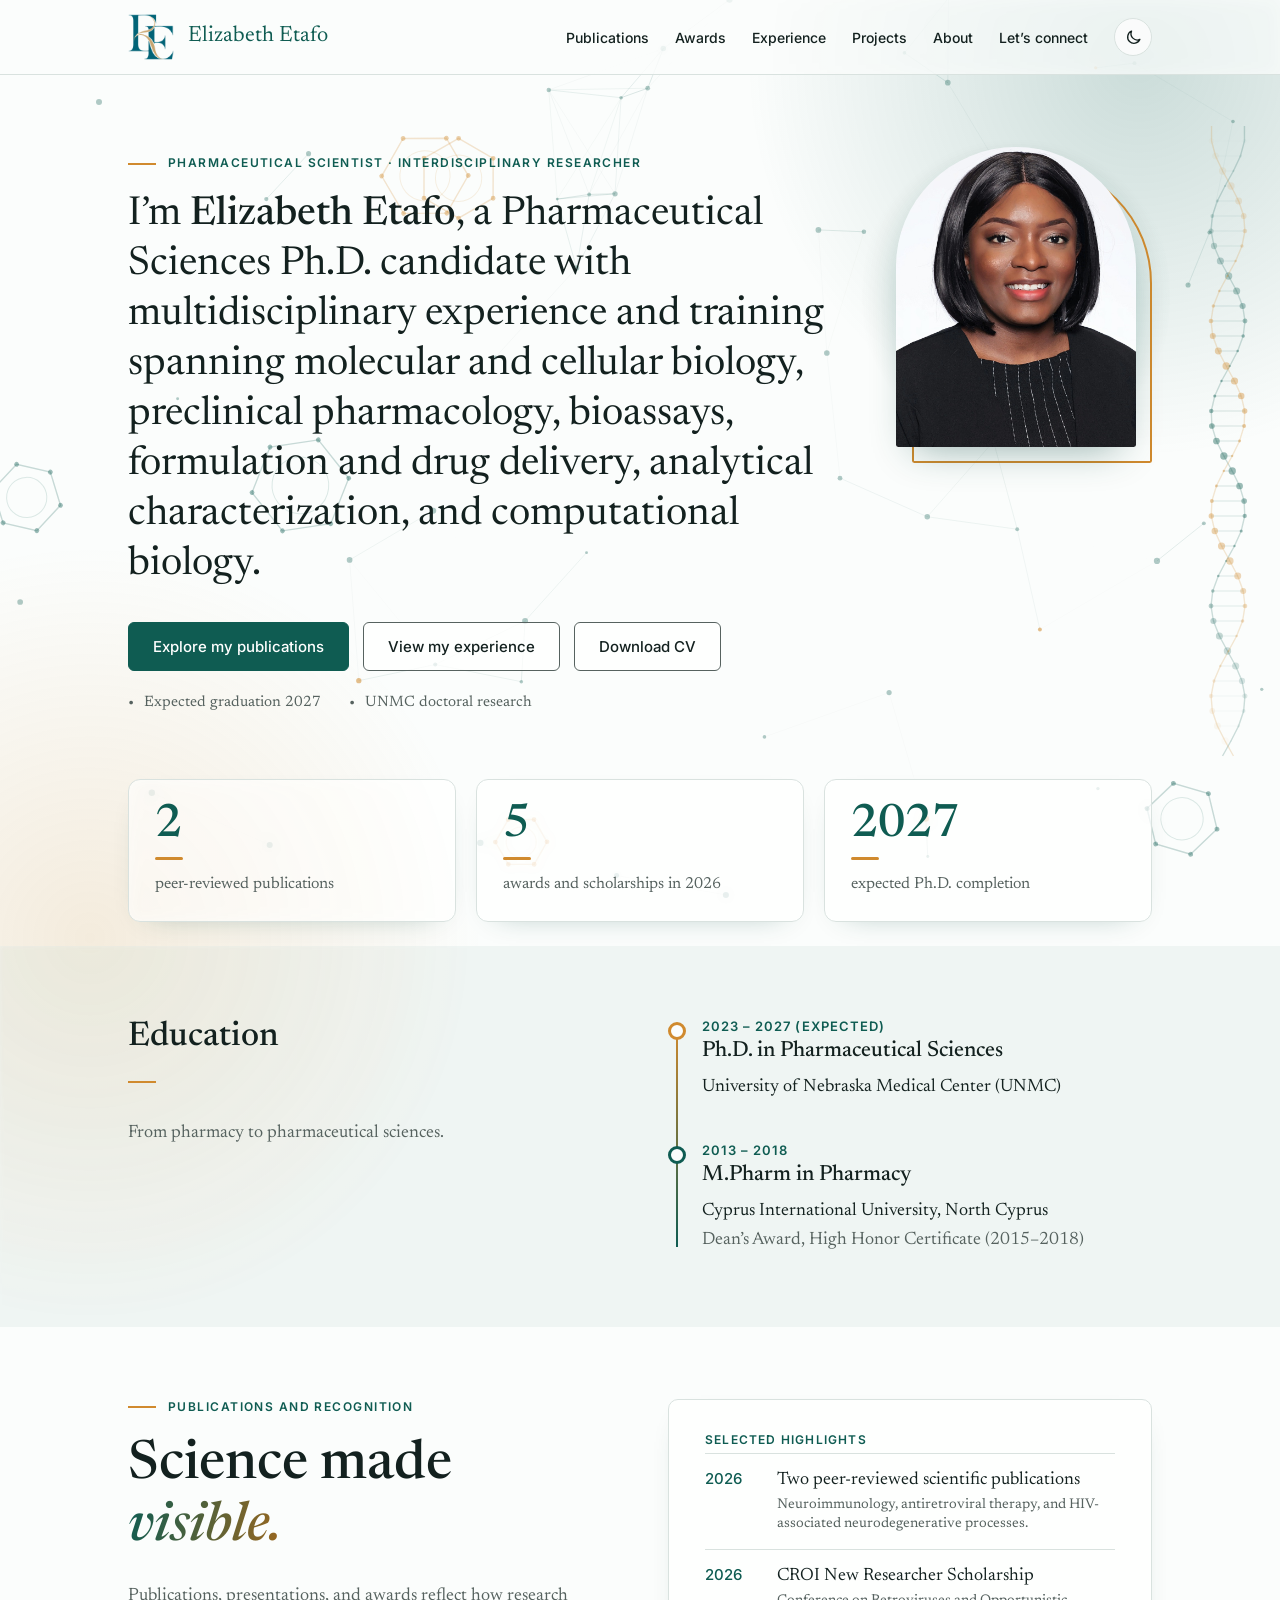
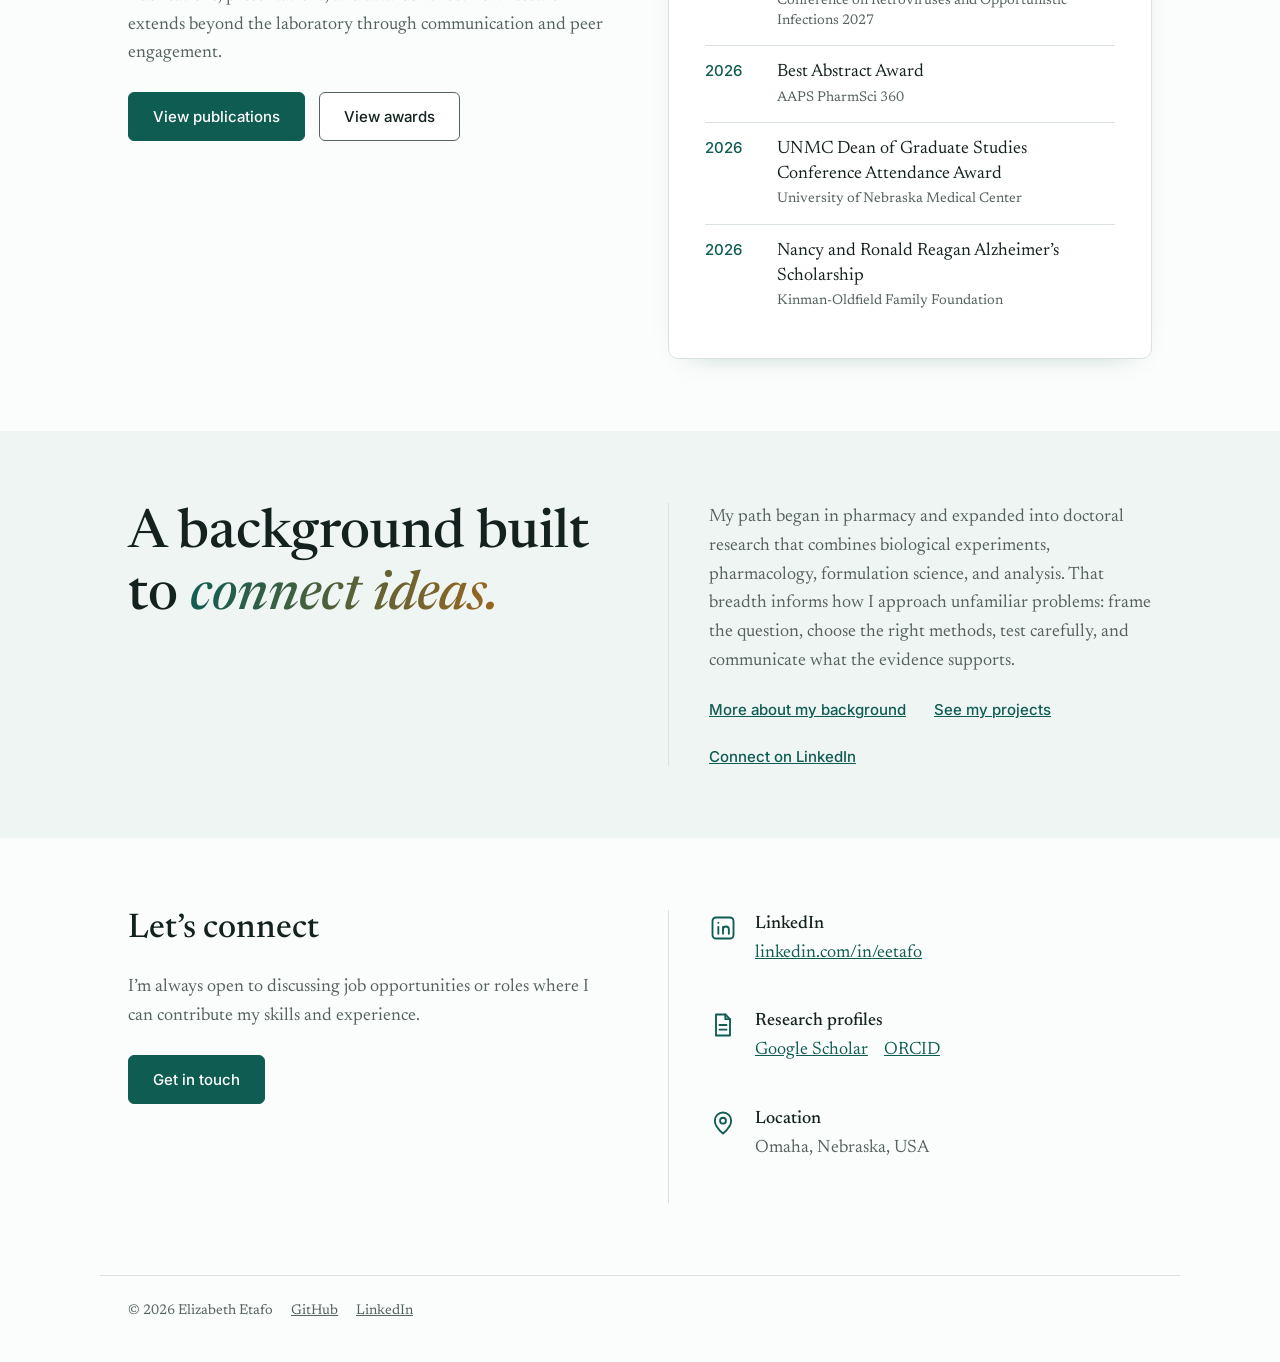
<file: index.html>
<!DOCTYPE html>
<html lang="en">
<head>
<meta charset="utf-8">
<meta name="viewport" content="width=device-width, initial-scale=1">
<title>Elizabeth Etafo | Pharmaceutical Scientist</title>
<meta name="description" content="Elizabeth Etafo is a Pharmaceutical Sciences Ph.D. candidate at UNMC spanning molecular and cellular biology, preclinical pharmacology, drug delivery, and computational biology.">
<link rel="preconnect" href="https://fonts.googleapis.com">
<link rel="preconnect" href="https://fonts.gstatic.com" crossorigin>
<link href="https://fonts.googleapis.com/css2?family=Newsreader:ital,opsz,wght@0,6..72,400;0,6..72,500;1,6..72,400&family=Inter:wght@400;500;600&display=swap" rel="stylesheet">
<meta property="og:type" content="website">
<meta property="og:url" content="https://elizabethetafo.com/">
<meta property="og:image" content="https://elizabethetafo.com/assets/preview.png">
<meta property="og:image:width" content="1200">
<meta property="og:image:height" content="630">
<meta name="twitter:card" content="summary_large_image">
<meta property="og:title" content="Elizabeth Etafo | Pharmaceutical Scientist">
<meta property="og:description" content="Pharmaceutical Sciences Ph.D. candidate with multidisciplinary experience and training in biology, pharmacology, drug delivery, and computational analysis.">
<link rel="icon" type="image/png" sizes="32x32" href="assets/favicon-32.png">
<link rel="apple-touch-icon" href="assets/apple-touch-icon.png">
<link rel="stylesheet" href="styles.css">
<script>(function(){var d=document.documentElement;d.classList.add('js');var t=null;try{t=localStorage.getItem('theme')}catch(e){}if(t!=='light'&&t!=='dark'){t=(window.matchMedia&&matchMedia('(prefers-color-scheme: dark)').matches)?'dark':'light'}d.dataset.theme=t})()</script>
</head>
<body>
<header class="top"><div class="wrap bar">
<a class="brand" href="index.html" aria-current="page"><img class="logo logo-l" src="assets/logo-mark-light.png" alt="" width="46" height="46"><img class="logo logo-d" src="assets/logo-mark-dark.png" alt="" width="46" height="46">Elizabeth Etafo</a>
<nav aria-label="Main"><a href="publications.html">Publications</a><a href="awards.html">Awards</a><a href="experience.html">Experience</a><a href="projects.html">Projects</a><a href="about.html">About</a><a href="contact.html">Let’s connect</a><button class="theme" type="button" aria-label="Switch to dark mode" aria-pressed="false"><svg class="moon" viewBox="0 0 24 24" fill="none" stroke="currentColor" stroke-width="1.7" stroke-linecap="round" stroke-linejoin="round" aria-hidden="true"><path d="M20 14.5A8 8 0 019.5 4a8 8 0 1010.5 10.5z"/></svg><svg class="sun" viewBox="0 0 24 24" fill="none" stroke="currentColor" stroke-width="1.7" stroke-linecap="round" aria-hidden="true"><circle cx="12" cy="12" r="4"/><path d="M12 2v2M12 20v2M4.9 4.9l1.4 1.4M17.7 17.7l1.4 1.4M2 12h2M20 12h2M4.9 19.1l1.4-1.4M17.7 6.3l1.4-1.4"/></svg></button></nav></div></header>
<main>
<section class="hero wrap">
<figure class="headshot"><img src="assets/headshot.jpg" alt="Photo of Elizabeth Etafo" width="240" height="300" onerror="var n=+this.dataset.n||0,e=['.JPG','.jpeg','.JPEG','.png','.PNG'];if(n<e.length){this.dataset.n=n+1;this.src='assets/headshot'+e[n]}else{this.closest('figure').remove()}"></figure>
<p class="eyebrow">Pharmaceutical scientist · Interdisciplinary researcher</p>
<h1>I’m <strong>Elizabeth Etafo</strong>, a Pharmaceutical Sciences Ph.D. candidate with multidisciplinary experience and training spanning molecular and cellular biology, preclinical pharmacology, bioassays, formulation and drug delivery, analytical characterization, and computational biology.</h1>
<p class="cta"><a class="btn solid" href="publications.html">Explore my publications</a><a class="btn" href="experience.html">View my experience</a><a class="btn" data-cv href="assets/Elizabeth_Etafo_CV.pdf" download>Download CV</a></p>
<ul class="meta"><li>Expected graduation 2027</li><li>UNMC doctoral research</li></ul>
</section>
<section class="wrap stats" aria-label="Highlights"><ul>
<li><b data-count="2">2</b><span>peer-reviewed publications</span></li>
<li><b data-count="5">5</b><span>awards and scholarships in 2026</span></li>
<li><b>2027</b><span>expected Ph.D. completion</span></li></ul></section>
<section class="band" id="education"><div class="wrap split">
<div><h2>Education</h2><hr class="rule"><p class="lead">From pharmacy to pharmaceutical sciences.</p></div>
<ol class="tl">
<li class="tl-item"><span class="tl-dot"></span><p class="tl-date">2023 – 2027 (expected)</p><h3>Ph.D. in Pharmaceutical Sciences</h3><p>University of Nebraska Medical Center (UNMC)</p></li>
<li class="tl-item"><span class="tl-dot"></span><p class="tl-date">2013 – 2018</p><h3>M.Pharm in Pharmacy</h3><p>Cyprus International University, North Cyprus</p><p class="dim">Dean’s Award, High Honor Certificate (2015–2018)</p></li>
</ol></div></section>
<section class="wrap split" id="pubhome">
<div><p class="eyebrow">Publications and recognition</p>
<h2 class="big">Science made <em>visible.</em></h2>
<p class="lead">Publications, presentations, and awards reflect how research extends beyond the laboratory through communication and peer engagement.</p>
<p class="cta"><a class="btn solid" href="publications.html">View publications</a><a class="btn" href="awards.html">View awards</a></p></div>
<div class="card"><h3>Selected highlights</h3>
<ul class="rows">
<li><span class="yr">2026</span><div>Two peer-reviewed scientific publications<small>Neuroimmunology, antiretroviral therapy, and HIV-associated neurodegenerative processes.</small></div></li>
<li><span class="yr">2026</span><div>CROI New Researcher Scholarship<small>Conference on Retroviruses and Opportunistic Infections 2027</small></div></li>
<li><span class="yr">2026</span><div>Best Abstract Award<small>AAPS PharmSci 360</small></div></li>
<li><span class="yr">2026</span><div>UNMC Dean of Graduate Studies Conference Attendance Award<small>University of Nebraska Medical Center</small></div></li>
<li><span class="yr">2026</span><div>Nancy and Ronald Reagan Alzheimer’s Scholarship<small>Kinman-Oldfield Family Foundation</small></div></li>
</ul></div></section>
<section class="band" id="aboutteaser"><div class="wrap split">
<h2 class="big">A background built to <em>connect ideas.</em></h2>
<div class="side"><p class="lead">My path began in pharmacy and expanded into doctoral research that combines biological experiments, pharmacology, formulation science, and analysis. That breadth informs how I approach unfamiliar problems: frame the question, choose the right methods, test carefully, and communicate what the evidence supports.</p>
<p class="links"><a href="about.html">More about my background</a><a href="projects.html">See my projects</a><a href="https://www.linkedin.com/in/eetafo/">Connect on LinkedIn</a></p></div>
</div></section>
<section class="wrap split" id="connect">
<div><h2>Let’s connect</h2><p class="lead">I’m always open to discussing job opportunities or roles where I can contribute my skills and experience.</p>
<p class="cta"><a class="btn solid" href="contact.html">Get in touch</a></p></div>
<ul class="contact">
<li><svg class="ico" viewBox="0 0 24 24" fill="none" stroke="currentColor" stroke-width="1.6" stroke-linecap="round" stroke-linejoin="round" aria-hidden="true"><rect x="3" y="3" width="18" height="18" rx="3"/><path d="M8 11v6M8 7.5v.01M12 17v-6M12 13c0-3 5-3 5 0v4"/></svg><div><b>LinkedIn</b><a href="https://www.linkedin.com/in/eetafo/">linkedin.com/in/eetafo</a></div></li>
<li><svg class="ico" viewBox="0 0 24 24" fill="none" stroke="currentColor" stroke-width="1.6" stroke-linecap="round" stroke-linejoin="round" aria-hidden="true"><path d="M6 3h8l4 4v14H6z"/><path d="M14 3v4h4M9 12h6M9 16h6"/></svg><div><b>Research profiles</b><span><a href="https://scholar.google.com/citations?user=1YVLZ8gAAAAJ&amp;hl=en">Google Scholar</a><a href="https://orcid.org/0009-0003-0752-5029">ORCID</a></span></div></li>
<li><svg class="ico" viewBox="0 0 24 24" fill="none" stroke="currentColor" stroke-width="1.6" stroke-linecap="round" stroke-linejoin="round" aria-hidden="true"><path d="M12 21s7-6 7-11a7 7 0 10-14 0c0 5 7 11 7 11z"/><circle cx="12" cy="10" r="2.5"/></svg><div><b>Location</b><span>Omaha, Nebraska, USA</span></div></li>
</ul></section>
</main>
<footer class="wrap foot">© 2026 Elizabeth Etafo<a href="https://github.com/lizetafo">GitHub</a><a href="https://www.linkedin.com/in/eetafo/">LinkedIn</a></footer>
<script src="background.js" defer></script>
<script src="script.js" defer></script>
</body>
</html>
</file>
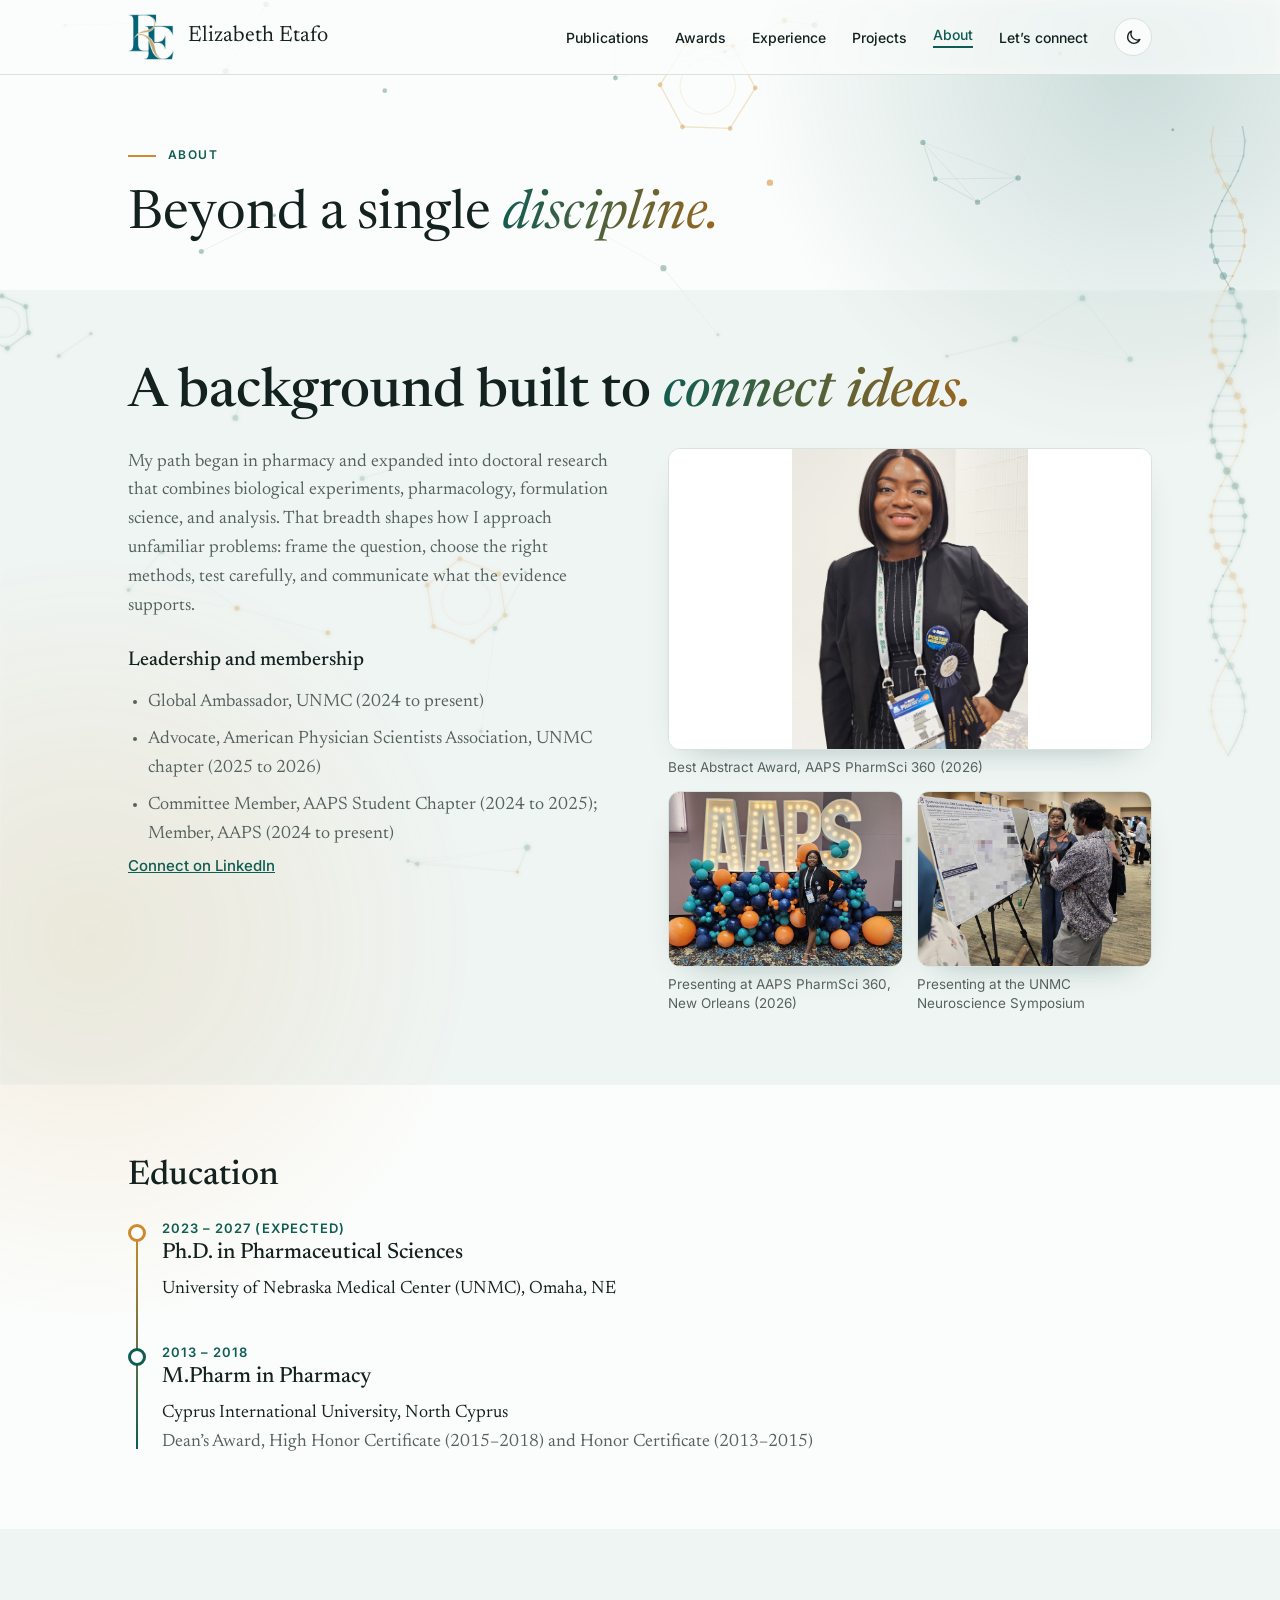
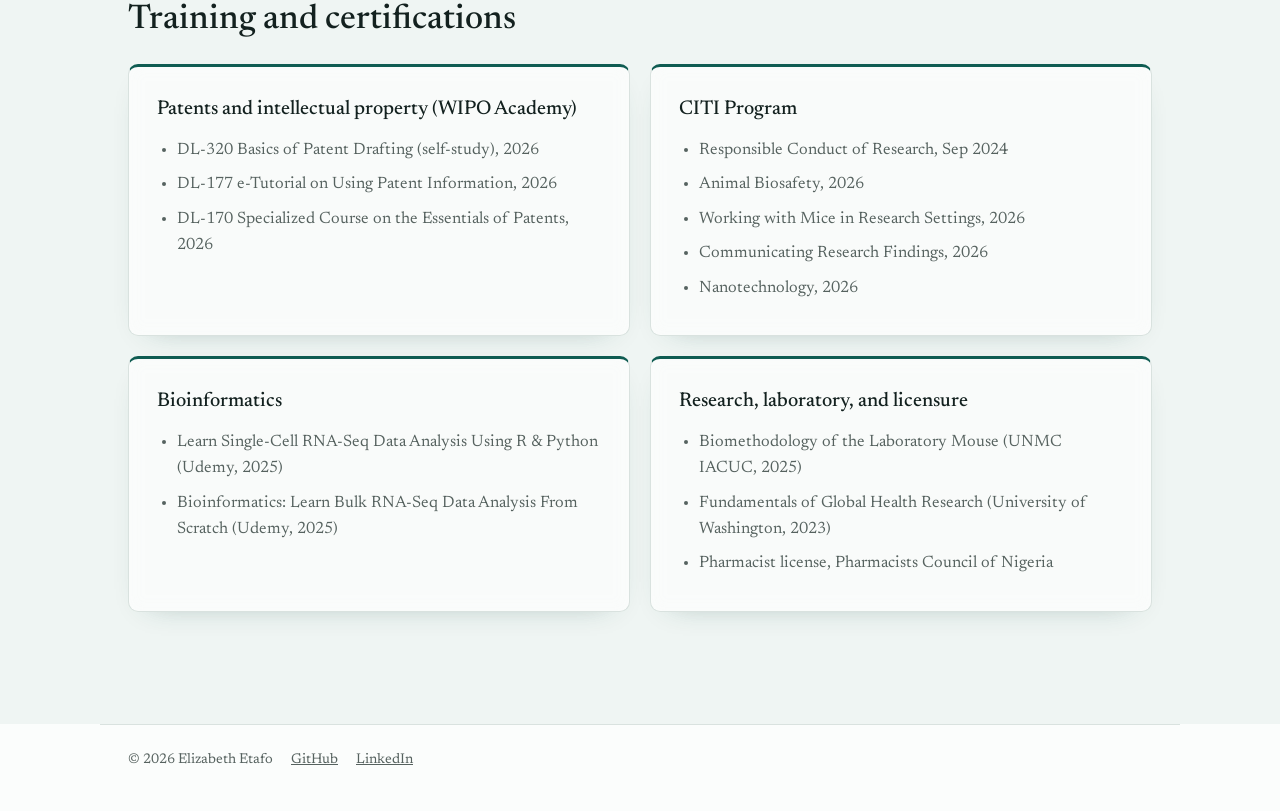
<file: about.html>
<!DOCTYPE html>
<html lang="en">
<head>
<meta charset="utf-8">
<meta name="viewport" content="width=device-width, initial-scale=1">
<title>About | Elizabeth Etafo</title>
<meta name="description" content="Elizabeth Etafo is a Pharmaceutical Sciences Ph.D. candidate at UNMC spanning molecular and cellular biology, preclinical pharmacology, drug delivery, and computational biology.">
<link rel="preconnect" href="https://fonts.googleapis.com">
<link rel="preconnect" href="https://fonts.gstatic.com" crossorigin>
<link href="https://fonts.googleapis.com/css2?family=Newsreader:ital,opsz,wght@0,6..72,400;0,6..72,500;1,6..72,400&family=Inter:wght@400;500;600&display=swap" rel="stylesheet">
<link rel="icon" type="image/png" sizes="32x32" href="assets/favicon-32.png">
<link rel="apple-touch-icon" href="assets/apple-touch-icon.png">
<link rel="stylesheet" href="styles.css">
<script>(function(){var d=document.documentElement;d.classList.add('js');var t=null;try{t=localStorage.getItem('theme')}catch(e){}if(t!=='light'&&t!=='dark'){t=(window.matchMedia&&matchMedia('(prefers-color-scheme: dark)').matches)?'dark':'light'}d.dataset.theme=t})()</script>
</head>
<body>
<header class="top"><div class="wrap bar">
<a class="brand" href="index.html"><img class="logo logo-l" src="assets/logo-mark-light.png" alt="" width="46" height="46"><img class="logo logo-d" src="assets/logo-mark-dark.png" alt="" width="46" height="46">Elizabeth Etafo</a>
<nav aria-label="Main"><a href="publications.html">Publications</a><a href="awards.html">Awards</a><a href="experience.html">Experience</a><a href="projects.html">Projects</a><a href="about.html" aria-current="page">About</a><a href="contact.html">Let’s connect</a><button class="theme" type="button" aria-label="Switch to dark mode" aria-pressed="false"><svg class="moon" viewBox="0 0 24 24" fill="none" stroke="currentColor" stroke-width="1.7" stroke-linecap="round" stroke-linejoin="round" aria-hidden="true"><path d="M20 14.5A8 8 0 019.5 4a8 8 0 1010.5 10.5z"/></svg><svg class="sun" viewBox="0 0 24 24" fill="none" stroke="currentColor" stroke-width="1.7" stroke-linecap="round" aria-hidden="true"><circle cx="12" cy="12" r="4"/><path d="M12 2v2M12 20v2M4.9 4.9l1.4 1.4M17.7 17.7l1.4 1.4M2 12h2M20 12h2M4.9 19.1l1.4-1.4M17.7 6.3l1.4-1.4"/></svg></button></nav></div></header>
<main>
<section class="wrap pagehead"><p class="eyebrow">About</p><h1 class="page">Beyond a single <em>discipline.</em></h1></section><section class="band" id="about"><div class="wrap">
<h2 class="big">A background built to <em>connect ideas.</em></h2>
<div class="split about-split">
<div>
<p class="lead">My path began in pharmacy and expanded into doctoral research that combines biological experiments, pharmacology, formulation science, and analysis. That breadth shapes how I approach unfamiliar problems: frame the question, choose the right methods, test carefully, and communicate what the evidence supports.</p>
<h3 class="sub">Leadership and membership</h3>
<ul class="plain">
        <li>Global Ambassador, UNMC (2024 to present)</li>
        <li>Advocate, American Physician Scientists Association, UNMC chapter (2025 to 2026)</li>
        <li>Committee Member, AAPS Student Chapter (2024 to 2025); Member, AAPS (2024 to present)</li>
      </ul>
<p class="links"><a href="https://www.linkedin.com/in/eetafo/">Connect on LinkedIn</a></p>
</div>
<div class="photos">
<figure><img data-photo="about-1" src="assets/about-1.jpg" alt="Elizabeth Etafo wearing her Best Abstract Award ribbon at AAPS PharmSci 360" width="640" height="480" onerror="var n=+this.dataset.n||0,e=['.JPG','.jpeg','.JPEG','.png','.PNG','.webp'];if(n<e.length){this.dataset.n=n+1;this.src='assets/'+this.dataset.photo+e[n]}else{this.closest('figure').remove()}"><figcaption>Best Abstract Award, AAPS PharmSci 360 (2026)</figcaption></figure>
<figure><img data-photo="about-2" src="assets/about-2.jpg" alt="Elizabeth Etafo standing in front of the AAPS sign at the conference" width="640" height="480" onerror="var n=+this.dataset.n||0,e=['.JPG','.jpeg','.JPEG','.png','.PNG','.webp'];if(n<e.length){this.dataset.n=n+1;this.src='assets/'+this.dataset.photo+e[n]}else{this.closest('figure').remove()}"><figcaption>Presenting at AAPS PharmSci 360, New Orleans (2026)</figcaption></figure>
<figure><img data-photo="about-3" src="assets/about-3.jpg" alt="Elizabeth Etafo discussing her research poster with an attendee" width="640" height="480" onerror="var n=+this.dataset.n||0,e=['.JPG','.jpeg','.JPEG','.png','.PNG','.webp'];if(n<e.length){this.dataset.n=n+1;this.src='assets/'+this.dataset.photo+e[n]}else{this.closest('figure').remove()}"><figcaption>Presenting at the UNMC Neuroscience Symposium</figcaption></figure>
</div></div></div></section><section id="education"><div class="wrap"><h2>Education</h2>
<ol class="tl">
<li class="tl-item"><span class="tl-dot"></span><p class="tl-date">2023 – 2027 (expected)</p><h3>Ph.D. in Pharmaceutical Sciences</h3><p>University of Nebraska Medical Center (UNMC), Omaha, NE</p></li>
<li class="tl-item"><span class="tl-dot"></span><p class="tl-date">2013 – 2018</p><h3>M.Pharm in Pharmacy</h3><p>Cyprus International University, North Cyprus</p><p class="dim">Dean’s Award, High Honor Certificate (2015–2018) and Honor Certificate (2013–2015)</p></li>
</ol></div></section>
<section class="band" id="training"><div class="wrap">
<h2>Training and certifications</h2>
<div class="grid trains">
<article><h3>Patents and intellectual property (WIPO Academy)</h3><ul class="plain">
<li>DL-320 Basics of Patent Drafting (self-study), 2026</li>
<li>DL-177 e-Tutorial on Using Patent Information, 2026</li>
<li>DL-170 Specialized Course on the Essentials of Patents, 2026</li>
</ul></article>
<article><h3>CITI Program</h3><ul class="plain">
<li>Responsible Conduct of Research, Sep 2024</li>
<li>Animal Biosafety, 2026</li>
<li>Working with Mice in Research Settings, 2026</li>
<li>Communicating Research Findings, 2026</li>
<li>Nanotechnology, 2026</li></ul></article>
<article><h3>Bioinformatics</h3><ul class="plain">
<li>Learn Single-Cell RNA-Seq Data Analysis Using R &amp; Python (Udemy, 2025)</li>
<li>Bioinformatics: Learn Bulk RNA-Seq Data Analysis From Scratch (Udemy, 2025)</li></ul></article>
<article><h3>Research, laboratory, and licensure</h3><ul class="plain">
<li>Biomethodology of the Laboratory Mouse (UNMC IACUC, 2025)</li>
<li>Fundamentals of Global Health Research (University of Washington, 2023)</li>
<li>Pharmacist license, Pharmacists Council of Nigeria</li></ul></article>
</div></div></section>
</main>
<footer class="wrap foot">© 2026 Elizabeth Etafo<a href="https://github.com/lizetafo">GitHub</a><a href="https://www.linkedin.com/in/eetafo/">LinkedIn</a></footer>
<script src="background.js" defer></script>
<script src="script.js" defer></script>
</body>
</html>
</file>
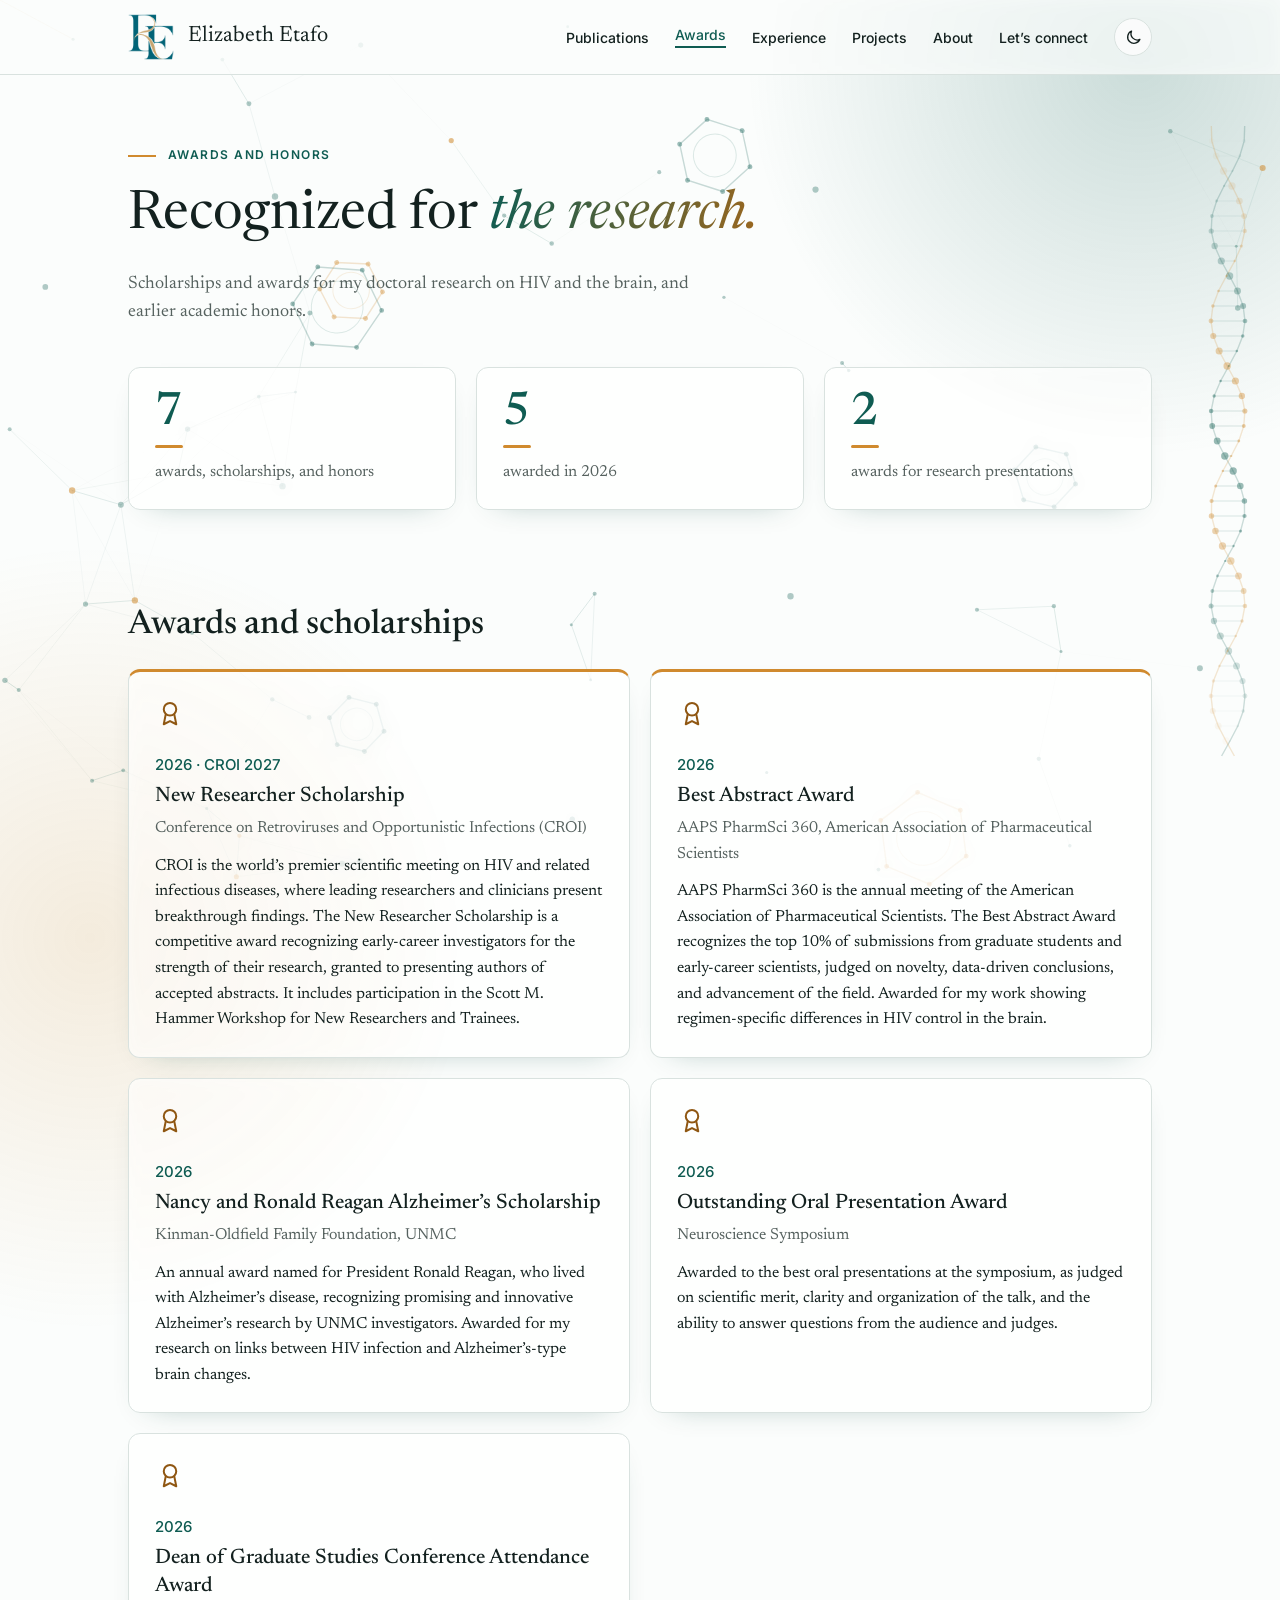
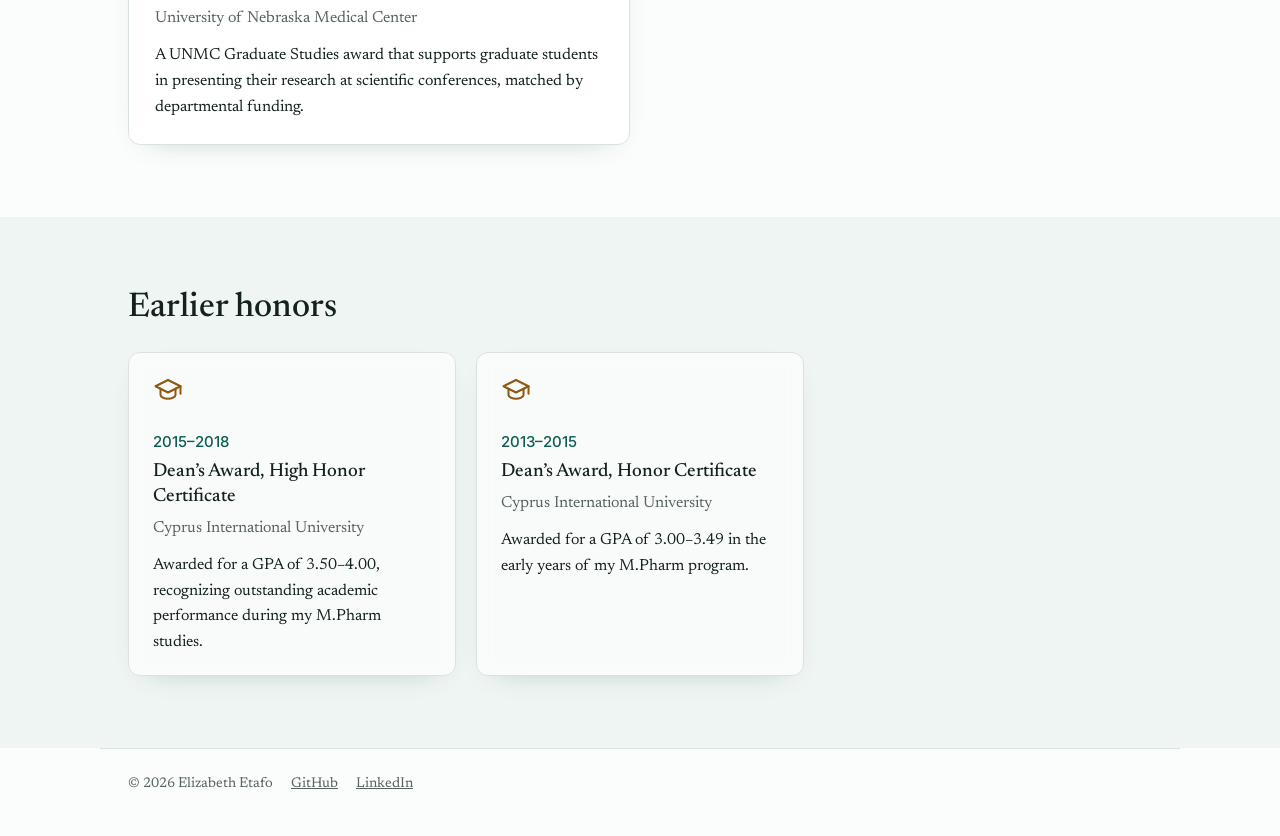
<file: awards.html>
<!DOCTYPE html>
<html lang="en">
<head>
<meta charset="utf-8">
<meta name="viewport" content="width=device-width, initial-scale=1">
<title>Awards | Elizabeth Etafo</title>
<meta name="description" content="Elizabeth Etafo is a Pharmaceutical Sciences Ph.D. candidate at UNMC spanning molecular and cellular biology, preclinical pharmacology, drug delivery, and computational biology.">
<link rel="preconnect" href="https://fonts.googleapis.com">
<link rel="preconnect" href="https://fonts.gstatic.com" crossorigin>
<link href="https://fonts.googleapis.com/css2?family=Newsreader:ital,opsz,wght@0,6..72,400;0,6..72,500;1,6..72,400&family=Inter:wght@400;500;600&display=swap" rel="stylesheet">
<link rel="icon" type="image/png" sizes="32x32" href="assets/favicon-32.png">
<link rel="apple-touch-icon" href="assets/apple-touch-icon.png">
<link rel="stylesheet" href="styles.css">
<script>(function(){var d=document.documentElement;d.classList.add('js');var t=null;try{t=localStorage.getItem('theme')}catch(e){}if(t!=='light'&&t!=='dark'){t=(window.matchMedia&&matchMedia('(prefers-color-scheme: dark)').matches)?'dark':'light'}d.dataset.theme=t})()</script>
</head>
<body>
<header class="top"><div class="wrap bar">
<a class="brand" href="index.html"><img class="logo logo-l" src="assets/logo-mark-light.png" alt="" width="46" height="46"><img class="logo logo-d" src="assets/logo-mark-dark.png" alt="" width="46" height="46">Elizabeth Etafo</a>
<nav aria-label="Main"><a href="publications.html">Publications</a><a href="awards.html" aria-current="page">Awards</a><a href="experience.html">Experience</a><a href="projects.html">Projects</a><a href="about.html">About</a><a href="contact.html">Let’s connect</a><button class="theme" type="button" aria-label="Switch to dark mode" aria-pressed="false"><svg class="moon" viewBox="0 0 24 24" fill="none" stroke="currentColor" stroke-width="1.7" stroke-linecap="round" stroke-linejoin="round" aria-hidden="true"><path d="M20 14.5A8 8 0 019.5 4a8 8 0 1010.5 10.5z"/></svg><svg class="sun" viewBox="0 0 24 24" fill="none" stroke="currentColor" stroke-width="1.7" stroke-linecap="round" aria-hidden="true"><circle cx="12" cy="12" r="4"/><path d="M12 2v2M12 20v2M4.9 4.9l1.4 1.4M17.7 17.7l1.4 1.4M2 12h2M20 12h2M4.9 19.1l1.4-1.4M17.7 6.3l1.4-1.4"/></svg></button></nav></div></header>
<main>
<section class="wrap pagehead"><p class="eyebrow">Awards and honors</p><h1 class="page">Recognized for <em>the research.</em></h1><p class="lead">Scholarships and awards for my doctoral research on HIV and the brain, and earlier academic honors.</p></section>
<section class="wrap stats" aria-label="At a glance"><ul>
<li><b data-count="7">7</b><span>awards, scholarships, and honors</span></li>
<li><b data-count="5">5</b><span>awarded in 2026</span></li>
<li><b data-count="2">2</b><span>awards for research presentations</span></li></ul></section>
<section class="wrap" id="awards"><h2>Awards and scholarships</h2>
<div class="awards wide">
<article class="award featured"><svg class="ico" viewBox="0 0 24 24" fill="none" stroke="currentColor" stroke-width="1.6" stroke-linecap="round" stroke-linejoin="round" aria-hidden="true"><circle cx="12" cy="9" r="5"/><path d="M8.5 13.5L7 21l5-2.5 5 2.5-1.5-7.5"/></svg><span class="yr">2026 · CROI 2027</span><h3>New Researcher Scholarship</h3><p>Conference on Retroviruses and Opportunistic Infections (CROI)</p><p class="desc">CROI is the world’s premier scientific meeting on HIV and related infectious diseases, where leading researchers and clinicians present breakthrough findings. The New Researcher Scholarship is a competitive award recognizing early-career investigators for the strength of their research, granted to presenting authors of accepted abstracts. It includes participation in the Scott M. Hammer Workshop for New Researchers and Trainees.</p></article>
<article class="award featured"><svg class="ico" viewBox="0 0 24 24" fill="none" stroke="currentColor" stroke-width="1.6" stroke-linecap="round" stroke-linejoin="round" aria-hidden="true"><circle cx="12" cy="9" r="5"/><path d="M8.5 13.5L7 21l5-2.5 5 2.5-1.5-7.5"/></svg><span class="yr">2026</span><h3>Best Abstract Award</h3><p>AAPS PharmSci 360, American Association of Pharmaceutical Scientists</p><p class="desc">AAPS PharmSci 360 is the annual meeting of the American Association of Pharmaceutical Scientists. The Best Abstract Award recognizes the top 10% of submissions from graduate students and early-career scientists, judged on novelty, data-driven conclusions, and advancement of the field. Awarded for my work showing regimen-specific differences in HIV control in the brain.</p></article>
<article class="award"><svg class="ico" viewBox="0 0 24 24" fill="none" stroke="currentColor" stroke-width="1.6" stroke-linecap="round" stroke-linejoin="round" aria-hidden="true"><circle cx="12" cy="9" r="5"/><path d="M8.5 13.5L7 21l5-2.5 5 2.5-1.5-7.5"/></svg><span class="yr">2026</span><h3>Nancy and Ronald Reagan Alzheimer’s Scholarship</h3><p>Kinman-Oldfield Family Foundation, UNMC</p><p class="desc">An annual award named for President Ronald Reagan, who lived with Alzheimer’s disease, recognizing promising and innovative Alzheimer’s research by UNMC investigators. Awarded for my research on links between HIV infection and Alzheimer’s-type brain changes.</p></article>
<article class="award"><svg class="ico" viewBox="0 0 24 24" fill="none" stroke="currentColor" stroke-width="1.6" stroke-linecap="round" stroke-linejoin="round" aria-hidden="true"><circle cx="12" cy="9" r="5"/><path d="M8.5 13.5L7 21l5-2.5 5 2.5-1.5-7.5"/></svg><span class="yr">2026</span><h3>Outstanding Oral Presentation Award</h3><p>Neuroscience Symposium</p><p class="desc">Awarded to the best oral presentations at the symposium, as judged on scientific merit, clarity and organization of the talk, and the ability to answer questions from the audience and judges.</p></article>
<article class="award"><svg class="ico" viewBox="0 0 24 24" fill="none" stroke="currentColor" stroke-width="1.6" stroke-linecap="round" stroke-linejoin="round" aria-hidden="true"><circle cx="12" cy="9" r="5"/><path d="M8.5 13.5L7 21l5-2.5 5 2.5-1.5-7.5"/></svg><span class="yr">2026</span><h3>Dean of Graduate Studies Conference Attendance Award</h3><p>University of Nebraska Medical Center</p><p class="desc">A UNMC Graduate Studies award that supports graduate students in presenting their research at scientific conferences, matched by departmental funding.</p></article>
</div></section>
<section class="band" id="earlier"><div class="wrap"><h2>Earlier honors</h2>
<div class="awards small">
<article class="award"><svg class="ico" viewBox="0 0 24 24" fill="none" stroke="currentColor" stroke-width="1.6" stroke-linecap="round" stroke-linejoin="round" aria-hidden="true"><path d="M2 9l10-5 10 5-10 5z"/><path d="M6 11v5c0 1.5 3 3 6 3s6-1.5 6-3v-5"/><path d="M22 9v6"/></svg><span class="yr">2015–2018</span><h3>Dean’s Award, High Honor Certificate</h3><p>Cyprus International University</p><p class="desc">Awarded for a GPA of 3.50–4.00, recognizing outstanding academic performance during my M.Pharm studies.</p></article>
<article class="award"><svg class="ico" viewBox="0 0 24 24" fill="none" stroke="currentColor" stroke-width="1.6" stroke-linecap="round" stroke-linejoin="round" aria-hidden="true"><path d="M2 9l10-5 10 5-10 5z"/><path d="M6 11v5c0 1.5 3 3 6 3s6-1.5 6-3v-5"/><path d="M22 9v6"/></svg><span class="yr">2013–2015</span><h3>Dean’s Award, Honor Certificate</h3><p>Cyprus International University</p><p class="desc">Awarded for a GPA of 3.00–3.49 in the early years of my M.Pharm program.</p></article>
</div></div></section>
</main>
<footer class="wrap foot">© 2026 Elizabeth Etafo<a href="https://github.com/lizetafo">GitHub</a><a href="https://www.linkedin.com/in/eetafo/">LinkedIn</a></footer>
<script src="background.js" defer></script>
<script src="script.js" defer></script>
</body>
</html>
</file>
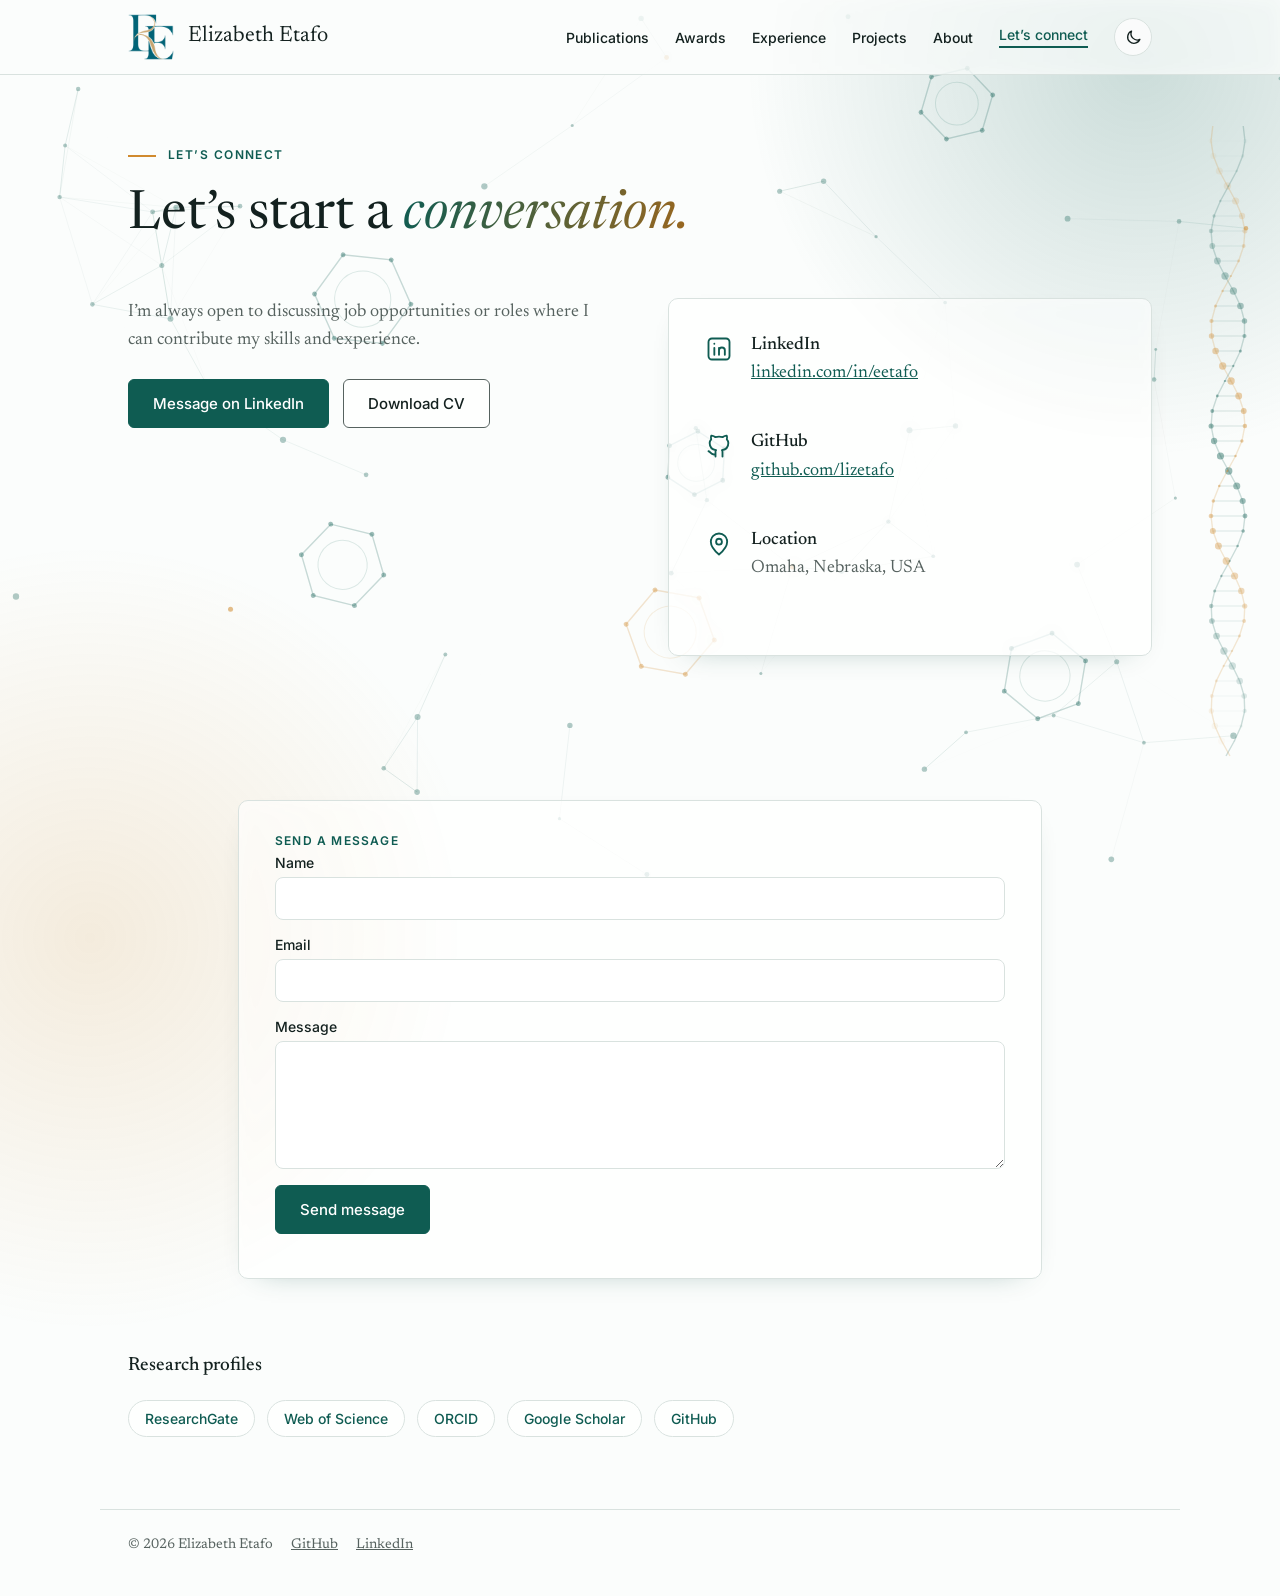
<file: contact.html>
<!DOCTYPE html>
<html lang="en">
<head>
<meta charset="utf-8">
<meta name="viewport" content="width=device-width, initial-scale=1">
<title>Let’s connect | Elizabeth Etafo</title>
<meta name="description" content="Elizabeth Etafo is a Pharmaceutical Sciences Ph.D. candidate at UNMC spanning molecular and cellular biology, preclinical pharmacology, drug delivery, and computational biology.">
<link rel="preconnect" href="https://fonts.googleapis.com">
<link rel="preconnect" href="https://fonts.gstatic.com" crossorigin>
<link href="https://fonts.googleapis.com/css2?family=Newsreader:ital,opsz,wght@0,6..72,400;0,6..72,500;1,6..72,400&family=Inter:wght@400;500;600&display=swap" rel="stylesheet">
<link rel="icon" type="image/png" sizes="32x32" href="assets/favicon-32.png">
<link rel="apple-touch-icon" href="assets/apple-touch-icon.png">
<link rel="stylesheet" href="styles.css">
<script>(function(){var d=document.documentElement;d.classList.add('js');var t=null;try{t=localStorage.getItem('theme')}catch(e){}if(t!=='light'&&t!=='dark'){t=(window.matchMedia&&matchMedia('(prefers-color-scheme: dark)').matches)?'dark':'light'}d.dataset.theme=t})()</script>
</head>
<body>
<header class="top"><div class="wrap bar">
<a class="brand" href="index.html"><img class="logo logo-l" src="assets/logo-mark-light.png" alt="" width="46" height="46"><img class="logo logo-d" src="assets/logo-mark-dark.png" alt="" width="46" height="46">Elizabeth Etafo</a>
<nav aria-label="Main"><a href="publications.html">Publications</a><a href="awards.html">Awards</a><a href="experience.html">Experience</a><a href="projects.html">Projects</a><a href="about.html">About</a><a href="contact.html" aria-current="page">Let’s connect</a><button class="theme" type="button" aria-label="Switch to dark mode" aria-pressed="false"><svg class="moon" viewBox="0 0 24 24" fill="none" stroke="currentColor" stroke-width="1.7" stroke-linecap="round" stroke-linejoin="round" aria-hidden="true"><path d="M20 14.5A8 8 0 019.5 4a8 8 0 1010.5 10.5z"/></svg><svg class="sun" viewBox="0 0 24 24" fill="none" stroke="currentColor" stroke-width="1.7" stroke-linecap="round" aria-hidden="true"><circle cx="12" cy="12" r="4"/><path d="M12 2v2M12 20v2M4.9 4.9l1.4 1.4M17.7 17.7l1.4 1.4M2 12h2M20 12h2M4.9 19.1l1.4-1.4M17.7 6.3l1.4-1.4"/></svg></button></nav></div></header>
<main>
<section class="wrap pagehead"><p class="eyebrow">Let’s connect</p><h1 class="page">Let’s start a <em>conversation.</em></h1></section>
<section class="wrap split" id="connect">
<div><p class="lead">I’m always open to discussing job opportunities or roles where I can contribute my skills and experience.</p>
<p class="cta"><a class="btn solid" href="https://www.linkedin.com/in/eetafo/">Message on LinkedIn</a><a class="btn" data-cv href="assets/Elizabeth_Etafo_CV.pdf" download>Download CV</a></p></div>
<ul class="contact card">
<li><svg class="ico" viewBox="0 0 24 24" fill="none" stroke="currentColor" stroke-width="1.6" stroke-linecap="round" stroke-linejoin="round" aria-hidden="true"><rect x="3" y="3" width="18" height="18" rx="3"/><path d="M8 11v6M8 7.5v.01M12 17v-6M12 13c0-3 5-3 5 0v4"/></svg><div><b>LinkedIn</b><a href="https://www.linkedin.com/in/eetafo/">linkedin.com/in/eetafo</a></div></li>
<li><svg class="ico" viewBox="0 0 24 24" fill="none" stroke="currentColor" stroke-width="1.6" stroke-linecap="round" stroke-linejoin="round" aria-hidden="true"><path d="M9 19c-4 1.3-4-2-6-2.5M15 21v-3.5c0-1 .1-1.4-.5-2 2.8-.3 5.5-1.4 5.5-6a4.6 4.6 0 00-1.3-3.2 4.2 4.2 0 00-.1-3.2s-1.1-.3-3.5 1.3a12 12 0 00-6.2 0C6.5 2.8 5.4 3.1 5.4 3.1a4.2 4.2 0 00-.1 3.2A4.6 4.6 0 004 9.5c0 4.6 2.7 5.7 5.5 6-.6.6-.6 1.2-.5 2V21"/></svg><div><b>GitHub</b><a href="https://github.com/lizetafo">github.com/lizetafo</a></div></li>
<li><svg class="ico" viewBox="0 0 24 24" fill="none" stroke="currentColor" stroke-width="1.6" stroke-linecap="round" stroke-linejoin="round" aria-hidden="true"><path d="M12 21s7-6 7-11a7 7 0 10-14 0c0 5 7 11 7 11z"/><circle cx="12" cy="10" r="2.5"/></svg><div><b>Location</b><span>Omaha, Nebraska, USA</span></div></li>
</ul></section>
<section class="wrap narrow" id="message" hidden><div class="card"><h3>Send a message</h3>
<form id="msgform" class="form" action="https://formspree.io/f/xaeqrdvp" method="POST">
<label>Name<input name="name" required autocomplete="name"></label>
<label>Email<input type="email" name="email" required autocomplete="email"></label>
<label>Message<textarea name="message" rows="6" required></textarea></label>
<input type="text" name="_gotcha" class="hp" tabindex="-1" autocomplete="off" aria-hidden="true">
<button class="btn solid" type="submit">Send message</button><p class="status" role="status"></p>
</form></div></section>
<section class="wrap proftop"><h3 class="small">Research profiles</h3>
<ul class="profiles"><li><a href="https://www.researchgate.net/profile/Elizabeth-Etafo?ev=hdr_xprf">ResearchGate</a></li><li><a href="https://www.webofscience.com/wos/author/record/PGG-0121-2026">Web of Science</a></li><li><a href="https://orcid.org/0009-0003-0752-5029">ORCID</a></li><li><a href="https://scholar.google.com/citations?user=1YVLZ8gAAAAJ&amp;hl=en">Google Scholar</a></li><li><a href="https://github.com/lizetafo">GitHub</a></li></ul></section>
</main>
<footer class="wrap foot">© 2026 Elizabeth Etafo<a href="https://github.com/lizetafo">GitHub</a><a href="https://www.linkedin.com/in/eetafo/">LinkedIn</a></footer>
<script src="background.js" defer></script>
<script src="script.js" defer></script>
</body>
</html>
</file>
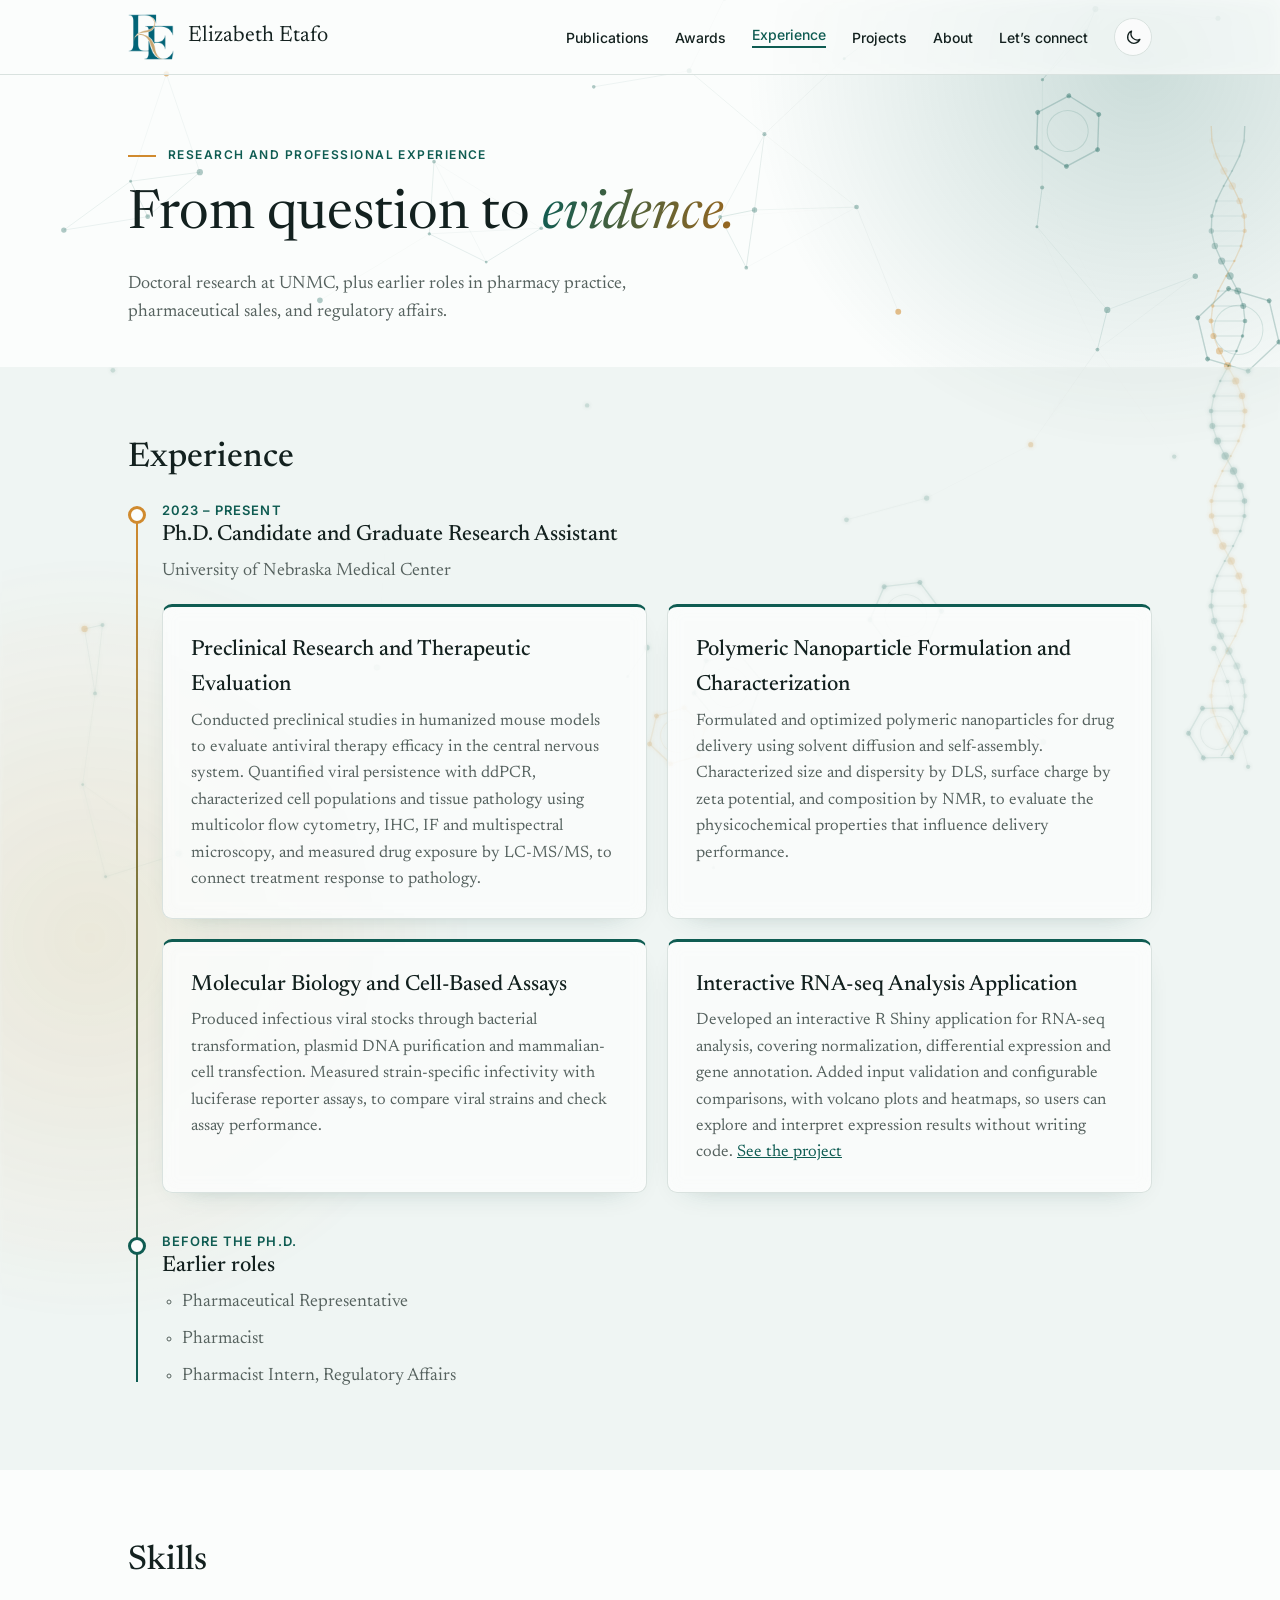
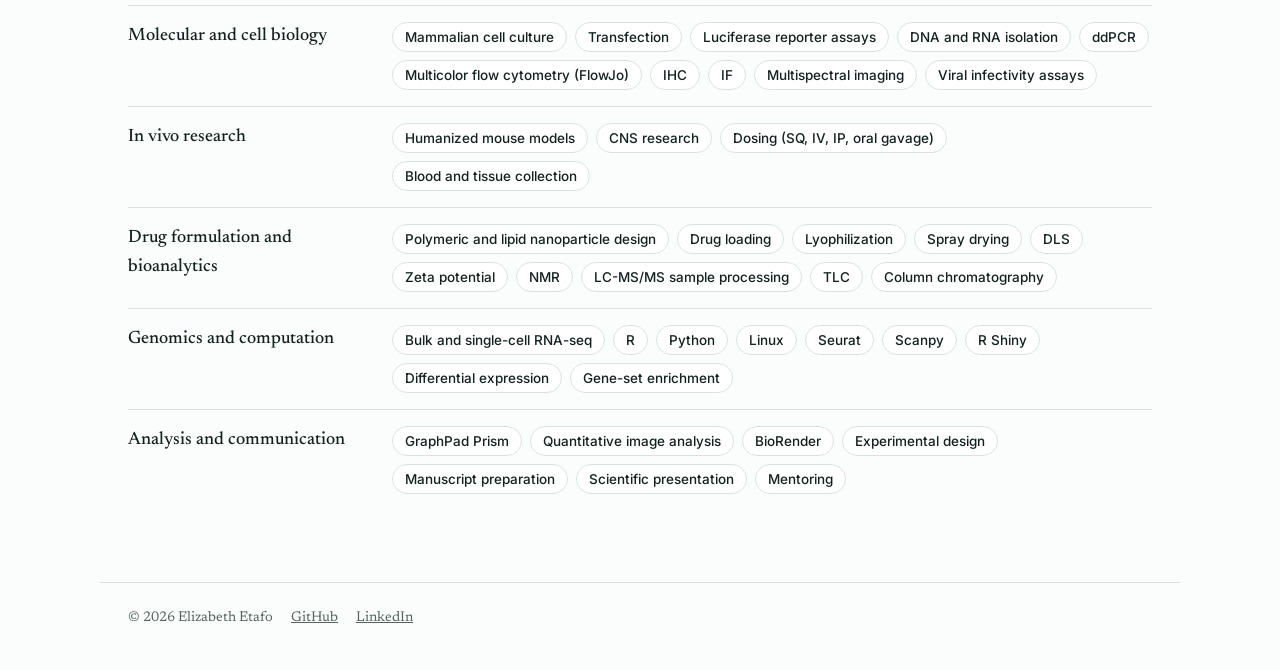
<file: experience.html>
<!DOCTYPE html>
<html lang="en">
<head>
<meta charset="utf-8">
<meta name="viewport" content="width=device-width, initial-scale=1">
<title>Experience | Elizabeth Etafo</title>
<meta name="description" content="Elizabeth Etafo is a Pharmaceutical Sciences Ph.D. candidate at UNMC spanning molecular and cellular biology, preclinical pharmacology, drug delivery, and computational biology.">
<link rel="preconnect" href="https://fonts.googleapis.com">
<link rel="preconnect" href="https://fonts.gstatic.com" crossorigin>
<link href="https://fonts.googleapis.com/css2?family=Newsreader:ital,opsz,wght@0,6..72,400;0,6..72,500;1,6..72,400&family=Inter:wght@400;500;600&display=swap" rel="stylesheet">
<link rel="icon" type="image/png" sizes="32x32" href="assets/favicon-32.png">
<link rel="apple-touch-icon" href="assets/apple-touch-icon.png">
<link rel="stylesheet" href="styles.css">
<script>(function(){var d=document.documentElement;d.classList.add('js');var t=null;try{t=localStorage.getItem('theme')}catch(e){}if(t!=='light'&&t!=='dark'){t=(window.matchMedia&&matchMedia('(prefers-color-scheme: dark)').matches)?'dark':'light'}d.dataset.theme=t})()</script>
</head>
<body>
<header class="top"><div class="wrap bar">
<a class="brand" href="index.html"><img class="logo logo-l" src="assets/logo-mark-light.png" alt="" width="46" height="46"><img class="logo logo-d" src="assets/logo-mark-dark.png" alt="" width="46" height="46">Elizabeth Etafo</a>
<nav aria-label="Main"><a href="publications.html">Publications</a><a href="awards.html">Awards</a><a href="experience.html" aria-current="page">Experience</a><a href="projects.html">Projects</a><a href="about.html">About</a><a href="contact.html">Let’s connect</a><button class="theme" type="button" aria-label="Switch to dark mode" aria-pressed="false"><svg class="moon" viewBox="0 0 24 24" fill="none" stroke="currentColor" stroke-width="1.7" stroke-linecap="round" stroke-linejoin="round" aria-hidden="true"><path d="M20 14.5A8 8 0 019.5 4a8 8 0 1010.5 10.5z"/></svg><svg class="sun" viewBox="0 0 24 24" fill="none" stroke="currentColor" stroke-width="1.7" stroke-linecap="round" aria-hidden="true"><circle cx="12" cy="12" r="4"/><path d="M12 2v2M12 20v2M4.9 4.9l1.4 1.4M17.7 17.7l1.4 1.4M2 12h2M20 12h2M4.9 19.1l1.4-1.4M17.7 6.3l1.4-1.4"/></svg></button></nav></div></header>
<main>
<section class="wrap pagehead"><p class="eyebrow">Research and professional experience</p><h1 class="page">From question to <em>evidence.</em></h1><p class="lead">Doctoral research at UNMC, plus earlier roles in pharmacy practice, pharmaceutical sales, and regulatory affairs.</p></section>
<section class="band" id="experience"><div class="wrap"><h2>Experience</h2>
<ol class="tl">
<li class="tl-item"><span class="tl-dot"></span><p class="tl-date">2023 – present</p><h3>Ph.D. Candidate and Graduate Research Assistant</h3><p class="role2">University of Nebraska Medical Center</p>
<div class="grid"><article><h3>Preclinical Research and Therapeutic Evaluation</h3><p>Conducted preclinical studies in humanized mouse models to evaluate antiviral therapy efficacy in the central nervous system. Quantified viral persistence with ddPCR, characterized cell populations and tissue pathology using multicolor flow cytometry, IHC, IF and multispectral microscopy, and measured drug exposure by LC-MS/MS, to connect treatment response to pathology.</p></article><article><h3>Polymeric Nanoparticle Formulation and Characterization</h3><p>Formulated and optimized polymeric nanoparticles for drug delivery using solvent diffusion and self-assembly. Characterized size and dispersity by DLS, surface charge by zeta potential, and composition by NMR, to evaluate the physicochemical properties that influence delivery performance.</p></article><article><h3>Molecular Biology and Cell-Based Assays</h3><p>Produced infectious viral stocks through bacterial transformation, plasmid DNA purification and mammalian-cell transfection. Measured strain-specific infectivity with luciferase reporter assays, to compare viral strains and check assay performance.</p></article><article><h3>Interactive RNA-seq Analysis Application</h3><p>Developed an interactive R Shiny application for RNA-seq analysis, covering normalization, differential expression and gene annotation. Added input validation and configurable comparisons, with volcano plots and heatmaps, so users can explore and interpret expression results without writing code. <a href="projects.html#rnaseq">See the project</a></p></article></div></li>
<li class="tl-item"><span class="tl-dot"></span><p class="tl-date">Before the Ph.D.</p><h3>Earlier roles</h3><ul class="plain"><li>Pharmaceutical Representative</li><li>Pharmacist</li><li>Pharmacist Intern, Regulatory Affairs</li></ul></li>
</ol></div></section>
<section class="wrap" id="skills"><h2>Skills</h2><dl class="skills"><div><dt>Molecular and cell biology</dt><dd><span class="chip">Mammalian cell culture</span><span class="chip">Transfection</span><span class="chip">Luciferase reporter assays</span><span class="chip">DNA and RNA isolation</span><span class="chip">ddPCR</span><span class="chip">Multicolor flow cytometry (FlowJo)</span><span class="chip">IHC</span><span class="chip">IF</span><span class="chip">Multispectral imaging</span><span class="chip">Viral infectivity assays</span></dd></div><div><dt>In vivo research</dt><dd><span class="chip">Humanized mouse models</span><span class="chip">CNS research</span><span class="chip">Dosing (SQ, IV, IP, oral gavage)</span><span class="chip">Blood and tissue collection</span></dd></div><div><dt>Drug formulation and bioanalytics</dt><dd><span class="chip">Polymeric and lipid nanoparticle design</span><span class="chip">Drug loading</span><span class="chip">Lyophilization</span><span class="chip">Spray drying</span><span class="chip">DLS</span><span class="chip">Zeta potential</span><span class="chip">NMR</span><span class="chip">LC-MS/MS sample processing</span><span class="chip">TLC</span><span class="chip">Column chromatography</span></dd></div><div><dt>Genomics and computation</dt><dd><span class="chip">Bulk and single-cell RNA-seq</span><span class="chip">R</span><span class="chip">Python</span><span class="chip">Linux</span><span class="chip">Seurat</span><span class="chip">Scanpy</span><span class="chip">R Shiny</span><span class="chip">Differential expression</span><span class="chip">Gene-set enrichment</span></dd></div><div><dt>Analysis and communication</dt><dd><span class="chip">GraphPad Prism</span><span class="chip">Quantitative image analysis</span><span class="chip">BioRender</span><span class="chip">Experimental design</span><span class="chip">Manuscript preparation</span><span class="chip">Scientific presentation</span><span class="chip">Mentoring</span></dd></div></dl></section>
</main>
<footer class="wrap foot">© 2026 Elizabeth Etafo<a href="https://github.com/lizetafo">GitHub</a><a href="https://www.linkedin.com/in/eetafo/">LinkedIn</a></footer>
<script src="background.js" defer></script>
<script src="script.js" defer></script>
</body>
</html>
</file>
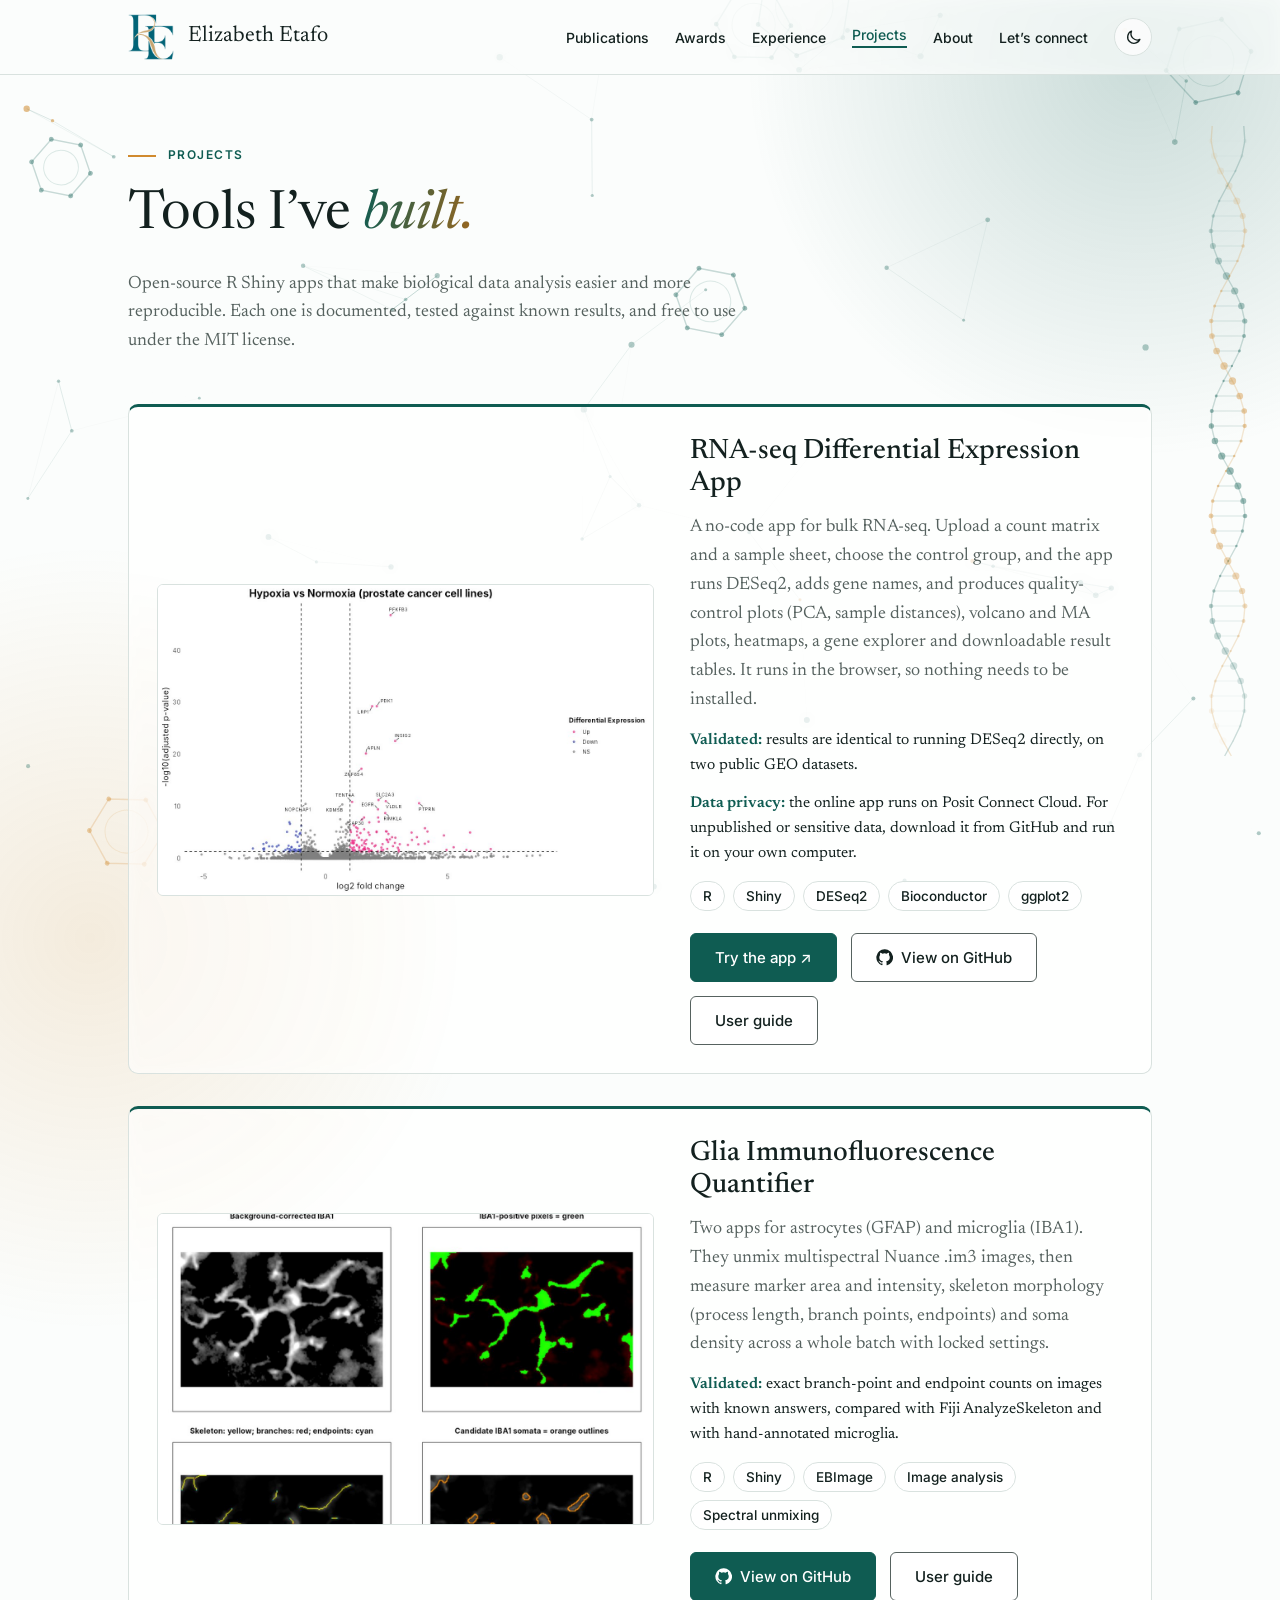
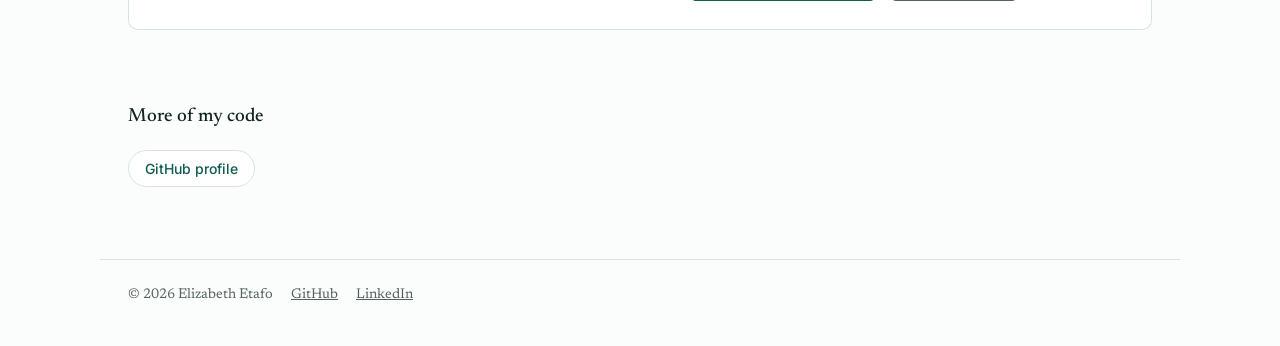
<file: projects.html>
<!DOCTYPE html>
<html lang="en">
<head>
<meta charset="utf-8">
<meta name="viewport" content="width=device-width, initial-scale=1">
<title>Projects | Elizabeth Etafo</title>
<meta name="description" content="Open-source R Shiny apps by Elizabeth Etafo for RNA-seq differential expression and glial immunofluorescence analysis.">
<link rel="preconnect" href="https://fonts.googleapis.com">
<link rel="preconnect" href="https://fonts.gstatic.com" crossorigin>
<link href="https://fonts.googleapis.com/css2?family=Newsreader:ital,opsz,wght@0,6..72,400;0,6..72,500;1,6..72,400&family=Inter:wght@400;500;600&display=swap" rel="stylesheet">
<link rel="icon" type="image/png" sizes="32x32" href="assets/favicon-32.png">
<link rel="apple-touch-icon" href="assets/apple-touch-icon.png">
<link rel="stylesheet" href="styles.css">
<script>(function(){var d=document.documentElement;d.classList.add('js');var t=null;try{t=localStorage.getItem('theme')}catch(e){}if(t!=='light'&&t!=='dark'){t=(window.matchMedia&&matchMedia('(prefers-color-scheme: dark)').matches)?'dark':'light'}d.dataset.theme=t})()</script>
</head>
<body>
<header class="top"><div class="wrap bar">
<a class="brand" href="index.html"><img class="logo logo-l" src="assets/logo-mark-light.png" alt="" width="46" height="46"><img class="logo logo-d" src="assets/logo-mark-dark.png" alt="" width="46" height="46">Elizabeth Etafo</a>
<nav aria-label="Main"><a href="publications.html">Publications</a><a href="awards.html">Awards</a><a href="experience.html">Experience</a><a href="projects.html" aria-current="page">Projects</a><a href="about.html">About</a><a href="contact.html">Let’s connect</a><button class="theme" type="button" aria-label="Switch to dark mode" aria-pressed="false"><svg class="moon" viewBox="0 0 24 24" fill="none" stroke="currentColor" stroke-width="1.7" stroke-linecap="round" stroke-linejoin="round" aria-hidden="true"><path d="M20 14.5A8 8 0 019.5 4a8 8 0 1010.5 10.5z"/></svg><svg class="sun" viewBox="0 0 24 24" fill="none" stroke="currentColor" stroke-width="1.7" stroke-linecap="round" aria-hidden="true"><circle cx="12" cy="12" r="4"/><path d="M12 2v2M12 20v2M4.9 4.9l1.4 1.4M17.7 17.7l1.4 1.4M2 12h2M20 12h2M4.9 19.1l1.4-1.4M17.7 6.3l1.4-1.4"/></svg></button></nav></div></header>
<main>
<section class="wrap pagehead"><p class="eyebrow">Projects</p><h1 class="page">Tools I’ve <em>built.</em></h1><p class="lead">Open-source R Shiny apps that make biological data analysis easier and more reproducible. Each one is documented, tested against known results, and free to use under the MIT license.</p></section>
<section class="wrap projects" id="projects">

<article class="proj" id="rnaseq">
<a class="proj-img" href="https://01a1c6c1-cbf8-a124-ddcd-1f24a83e1a02.share.connect.posit.cloud/" target="_blank" rel="noopener"><img src="assets/projects/rnaseq-app.jpg" alt="Volcano plot from the RNA-seq app: genes up- and down-regulated in hypoxic prostate cancer cells, with top genes such as PFKFB3 and PDK1 labeled" width="1200" height="750" loading="lazy"></a>
<div class="proj-text">
<h2>RNA-seq Differential Expression App</h2>
<p>A no-code app for bulk RNA-seq. Upload a count matrix and a sample sheet, choose the control group, and the app runs DESeq2, adds gene names, and produces quality-control plots (PCA, sample distances), volcano and MA plots, heatmaps, a gene explorer and downloadable result tables. It runs in the browser, so nothing needs to be installed.</p>
<p class="proj-check"><b>Validated:</b> results are identical to running DESeq2 directly, on two public GEO datasets.</p>
<p class="proj-check"><b>Data privacy:</b> the online app runs on Posit Connect Cloud. For unpublished or sensitive data, download it from GitHub and run it on your own computer.</p>
<p class="tags"><span class="chip">R</span><span class="chip">Shiny</span><span class="chip">DESeq2</span><span class="chip">Bioconductor</span><span class="chip">ggplot2</span></p>
<p class="cta"><a class="btn solid" href="https://01a1c6c1-cbf8-a124-ddcd-1f24a83e1a02.share.connect.posit.cloud/" target="_blank" rel="noopener">Try the app ↗</a><a class="btn" href="https://github.com/lizetafo/RNAseq-web"><svg class="ico-gh" viewBox="0 0 24 24" aria-hidden="true"><path fill="currentColor" d="M12 .5a11.5 11.5 0 00-3.64 22.41c.58.1.79-.25.79-.56v-2c-3.2.7-3.88-1.37-3.88-1.37-.52-1.33-1.28-1.69-1.28-1.69-1.05-.71.08-.7.08-.7 1.16.08 1.77 1.19 1.77 1.19 1.03 1.77 2.7 1.26 3.36.96.1-.75.4-1.26.73-1.55-2.55-.29-5.24-1.28-5.24-5.69 0-1.26.45-2.29 1.19-3.09-.12-.29-.52-1.46.11-3.05 0 0 .97-.31 3.17 1.18a11 11 0 015.77 0c2.2-1.49 3.17-1.18 3.17-1.18.63 1.59.23 2.76.11 3.05.74.8 1.19 1.83 1.19 3.09 0 4.42-2.7 5.39-5.26 5.68.41.36.78 1.06.78 2.14v3.17c0 .31.21.67.8.56A11.5 11.5 0 0012 .5z"/></svg>View on GitHub</a><a class="btn" href="https://github.com/lizetafo/RNAseq-web/blob/main/docs/user_guide.md">User guide</a></p>
</div></article>

<article class="proj" id="glia">
<a class="proj-img" href="https://github.com/lizetafo/Glia-IF-Quantification"><img src="assets/projects/glia-app.jpg" alt="IBA1 analysis screen: background-corrected microglia image, positive-pixel mask, skeleton with branch points, and outlined somas" width="1200" height="750" loading="lazy"></a>
<div class="proj-text">
<h2>Glia Immunofluorescence Quantifier</h2>
<p>Two apps for astrocytes (GFAP) and microglia (IBA1). They unmix multispectral Nuance .im3 images, then measure marker area and intensity, skeleton morphology (process length, branch points, endpoints) and soma density across a whole batch with locked settings.</p>
<p class="proj-check"><b>Validated:</b> exact branch-point and endpoint counts on images with known answers, compared with Fiji AnalyzeSkeleton and with hand-annotated microglia.</p>
<p class="tags"><span class="chip">R</span><span class="chip">Shiny</span><span class="chip">EBImage</span><span class="chip">Image analysis</span><span class="chip">Spectral unmixing</span></p>
<p class="cta"><a class="btn solid" href="https://github.com/lizetafo/Glia-IF-Quantification"><svg class="ico-gh" viewBox="0 0 24 24" aria-hidden="true"><path fill="currentColor" d="M12 .5a11.5 11.5 0 00-3.64 22.41c.58.1.79-.25.79-.56v-2c-3.2.7-3.88-1.37-3.88-1.37-.52-1.33-1.28-1.69-1.28-1.69-1.05-.71.08-.7.08-.7 1.16.08 1.77 1.19 1.77 1.19 1.03 1.77 2.7 1.26 3.36.96.1-.75.4-1.26.73-1.55-2.55-.29-5.24-1.28-5.24-5.69 0-1.26.45-2.29 1.19-3.09-.12-.29-.52-1.46.11-3.05 0 0 .97-.31 3.17 1.18a11 11 0 015.77 0c2.2-1.49 3.17-1.18 3.17-1.18.63 1.59.23 2.76.11 3.05.74.8 1.19 1.83 1.19 3.09 0 4.42-2.7 5.39-5.26 5.68.41.36.78 1.06.78 2.14v3.17c0 .31.21.67.8.56A11.5 11.5 0 0012 .5z"/></svg>View on GitHub</a><a class="btn" href="https://github.com/lizetafo/Glia-IF-Quantification/blob/main/docs/user_guide.md">User guide</a></p>
</div></article>

</section>
<section class="wrap proftop"><h3 class="small">More of my code</h3>
<ul class="profiles"><li><a href="https://github.com/lizetafo">GitHub profile</a></li></ul></section>
</main>
<footer class="wrap foot">© 2026 Elizabeth Etafo<a href="https://github.com/lizetafo">GitHub</a><a href="https://www.linkedin.com/in/eetafo/">LinkedIn</a></footer>
<script src="background.js" defer></script>
<script src="script.js" defer></script>
</body>
</html>
</file>
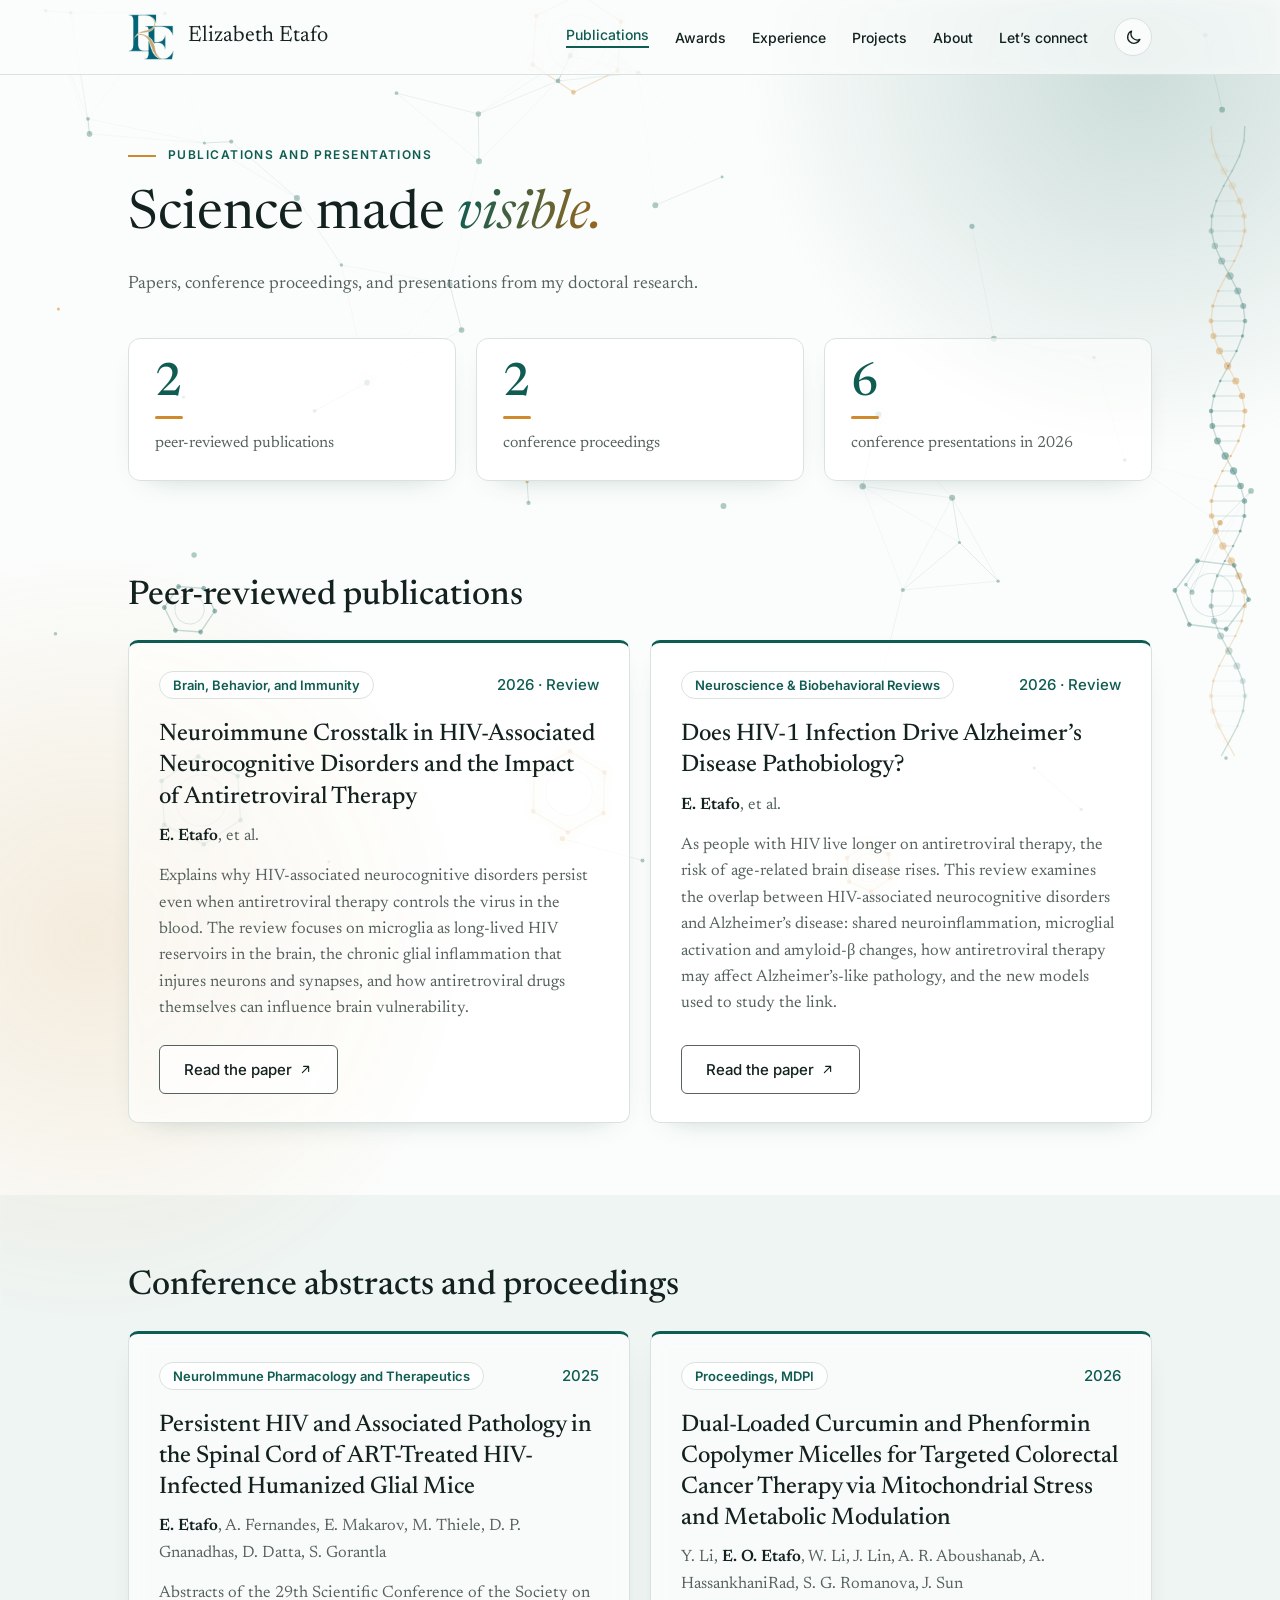
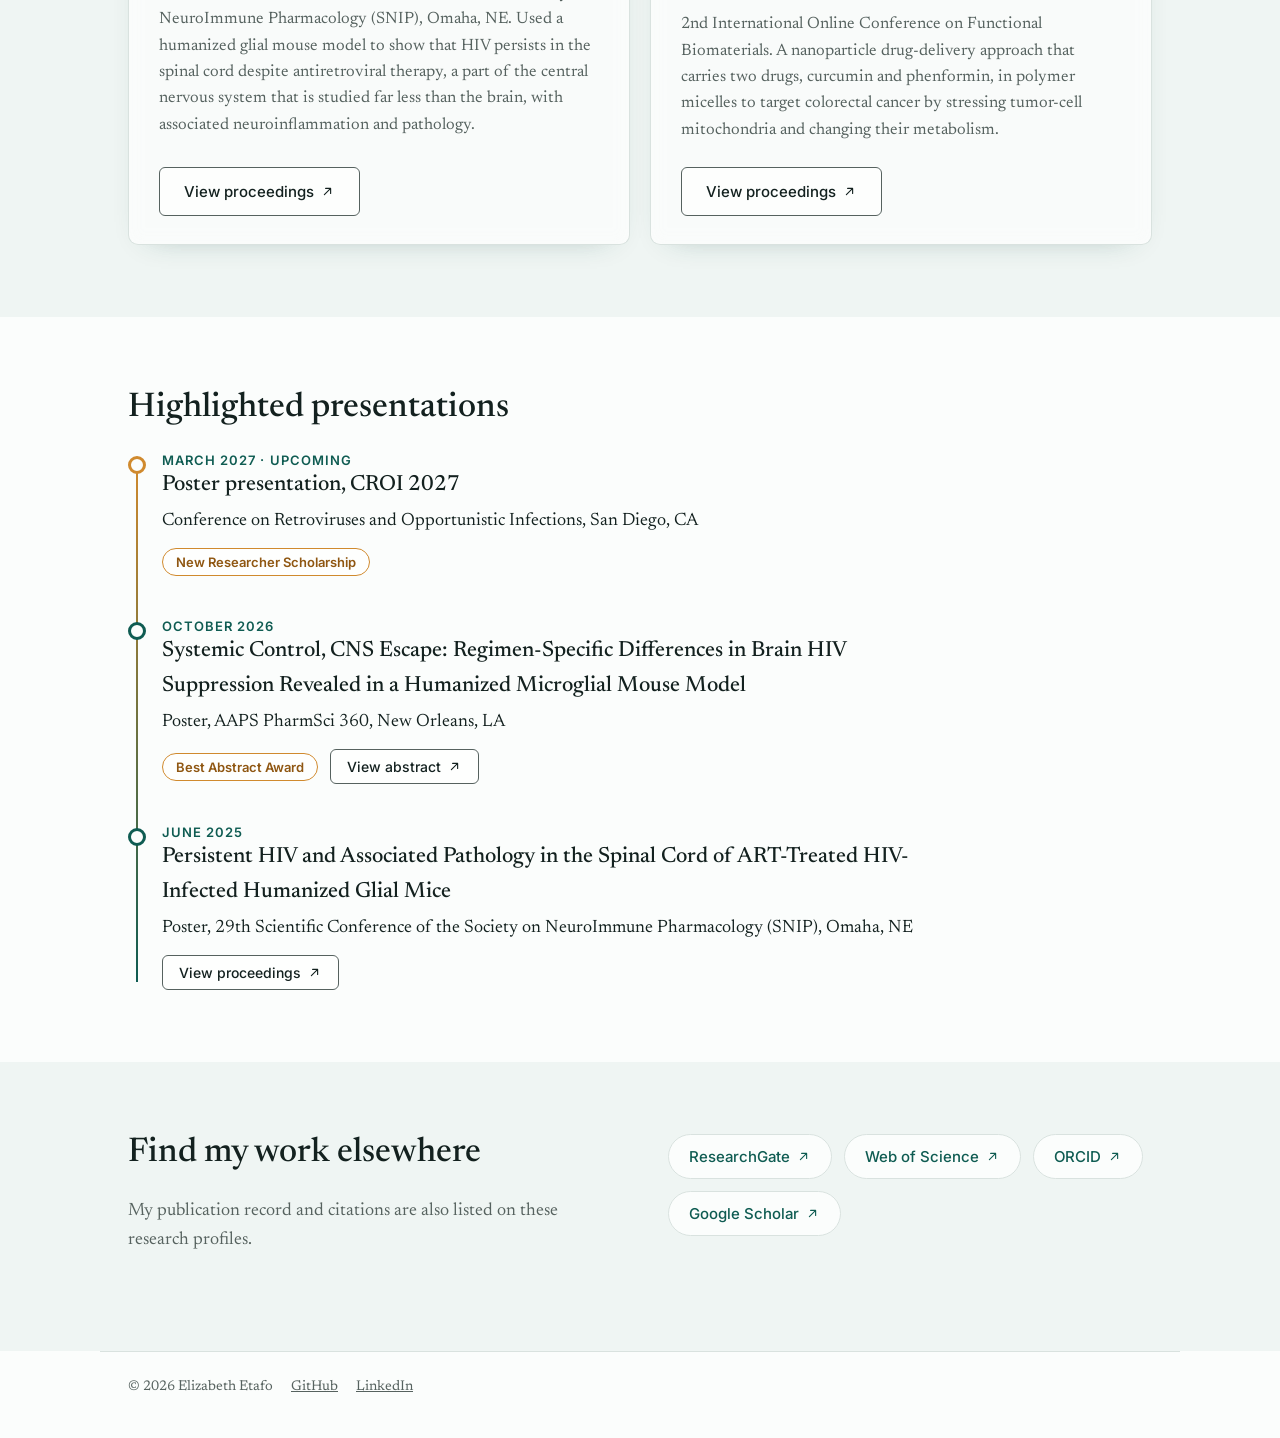
<file: publications.html>
<!DOCTYPE html>
<html lang="en">
<head>
<meta charset="utf-8">
<meta name="viewport" content="width=device-width, initial-scale=1">
<title>Publications | Elizabeth Etafo</title>
<meta name="description" content="Elizabeth Etafo is a Pharmaceutical Sciences Ph.D. candidate at UNMC spanning molecular and cellular biology, preclinical pharmacology, drug delivery, and computational biology.">
<link rel="preconnect" href="https://fonts.googleapis.com">
<link rel="preconnect" href="https://fonts.gstatic.com" crossorigin>
<link href="https://fonts.googleapis.com/css2?family=Newsreader:ital,opsz,wght@0,6..72,400;0,6..72,500;1,6..72,400&family=Inter:wght@400;500;600&display=swap" rel="stylesheet">
<link rel="icon" type="image/png" sizes="32x32" href="assets/favicon-32.png">
<link rel="apple-touch-icon" href="assets/apple-touch-icon.png">
<link rel="stylesheet" href="styles.css">
<script>(function(){var d=document.documentElement;d.classList.add('js');var t=null;try{t=localStorage.getItem('theme')}catch(e){}if(t!=='light'&&t!=='dark'){t=(window.matchMedia&&matchMedia('(prefers-color-scheme: dark)').matches)?'dark':'light'}d.dataset.theme=t})()</script>
</head>
<body>
<header class="top"><div class="wrap bar">
<a class="brand" href="index.html"><img class="logo logo-l" src="assets/logo-mark-light.png" alt="" width="46" height="46"><img class="logo logo-d" src="assets/logo-mark-dark.png" alt="" width="46" height="46">Elizabeth Etafo</a>
<nav aria-label="Main"><a href="publications.html" aria-current="page">Publications</a><a href="awards.html">Awards</a><a href="experience.html">Experience</a><a href="projects.html">Projects</a><a href="about.html">About</a><a href="contact.html">Let’s connect</a><button class="theme" type="button" aria-label="Switch to dark mode" aria-pressed="false"><svg class="moon" viewBox="0 0 24 24" fill="none" stroke="currentColor" stroke-width="1.7" stroke-linecap="round" stroke-linejoin="round" aria-hidden="true"><path d="M20 14.5A8 8 0 019.5 4a8 8 0 1010.5 10.5z"/></svg><svg class="sun" viewBox="0 0 24 24" fill="none" stroke="currentColor" stroke-width="1.7" stroke-linecap="round" aria-hidden="true"><circle cx="12" cy="12" r="4"/><path d="M12 2v2M12 20v2M4.9 4.9l1.4 1.4M17.7 17.7l1.4 1.4M2 12h2M20 12h2M4.9 19.1l1.4-1.4M17.7 6.3l1.4-1.4"/></svg></button></nav></div></header>
<main>
<section class="wrap pagehead"><p class="eyebrow">Publications and presentations</p><h1 class="page">Science made <em>visible.</em></h1><p class="lead">Papers, conference proceedings, and presentations from my doctoral research.</p></section>
<section class="wrap stats" aria-label="At a glance"><ul>
<li><b data-count="2">2</b><span>peer-reviewed publications</span></li>
<li><b data-count="2">2</b><span>conference proceedings</span></li>
<li><b data-count="6">6</b><span>conference presentations in 2026</span></li></ul></section>
<section class="wrap" id="papers"><h2>Peer-reviewed publications</h2>
<div class="grid pubgrid">
<article class="pub"><div class="pubtop"><span class="badge">Brain, Behavior, and Immunity</span><span class="yr">2026 · Review</span></div>
<h3>Neuroimmune Crosstalk in HIV-Associated Neurocognitive Disorders and the Impact of Antiretroviral Therapy</h3><p class="by"><b>E. Etafo</b>, et al.</p>
<p class="desc">Explains why HIV-associated neurocognitive disorders persist even when antiretroviral therapy controls the virus in the blood. The review focuses on microglia as long-lived HIV reservoirs in the brain, the chronic glial inflammation that injures neurons and synapses, and how antiretroviral drugs themselves can influence brain vulnerability.</p>
<a class="btn" href="https://doi.org/10.1016/j.bbi.2026.106931" target="_blank" rel="noopener">Read the paper<svg class="ext" viewBox="0 0 24 24" fill="none" stroke="currentColor" stroke-width="1.8" stroke-linecap="round" stroke-linejoin="round" aria-hidden="true"><path d="M7 17L17 7M9 7h8v8"/></svg><span class="sr"> (opens in a new tab)</span></a></article>
<article class="pub"><div class="pubtop"><span class="badge">Neuroscience &amp; Biobehavioral Reviews</span><span class="yr">2026 · Review</span></div>
<h3>Does HIV-1 Infection Drive Alzheimer’s Disease Pathobiology?</h3><p class="by"><b>E. Etafo</b>, et al.</p>
<p class="desc">As people with HIV live longer on antiretroviral therapy, the risk of age-related brain disease rises. This review examines the overlap between HIV-associated neurocognitive disorders and Alzheimer’s disease: shared neuroinflammation, microglial activation and amyloid-β changes, how antiretroviral therapy may affect Alzheimer’s-like pathology, and the new models used to study the link.</p>
<a class="btn" href="https://doi.org/10.1016/j.neubiorev.2026.106932" target="_blank" rel="noopener">Read the paper<svg class="ext" viewBox="0 0 24 24" fill="none" stroke="currentColor" stroke-width="1.8" stroke-linecap="round" stroke-linejoin="round" aria-hidden="true"><path d="M7 17L17 7M9 7h8v8"/></svg><span class="sr"> (opens in a new tab)</span></a></article>
</div></section>
<section class="band" id="proceedings"><div class="wrap"><h2>Conference abstracts and proceedings</h2>
<div class="grid pubgrid">
<article class="pub"><div class="pubtop"><span class="badge">NeuroImmune Pharmacology and Therapeutics</span><span class="yr">2025</span></div>
<h3>Persistent HIV and Associated Pathology in the Spinal Cord of ART-Treated HIV-Infected Humanized Glial Mice</h3><p class="by"><b>E. Etafo</b>, A. Fernandes, E. Makarov, M. Thiele, D. P. Gnanadhas, D. Datta, S. Gorantla</p>
<p class="desc">Abstracts of the 29th Scientific Conference of the Society on NeuroImmune Pharmacology (SNIP), Omaha, NE. Used a humanized glial mouse model to show that HIV persists in the spinal cord despite antiretroviral therapy, a part of the central nervous system that is studied far less than the brain, with associated neuroinflammation and pathology.</p>
<a class="btn" href="https://doi.org/10.1515/nipt-2025-0004" target="_blank" rel="noopener">View proceedings<svg class="ext" viewBox="0 0 24 24" fill="none" stroke="currentColor" stroke-width="1.8" stroke-linecap="round" stroke-linejoin="round" aria-hidden="true"><path d="M7 17L17 7M9 7h8v8"/></svg><span class="sr"> (opens in a new tab)</span></a></article>
<article class="pub"><div class="pubtop"><span class="badge">Proceedings, MDPI</span><span class="yr">2026</span></div>
<h3>Dual-Loaded Curcumin and Phenformin Copolymer Micelles for Targeted Colorectal Cancer Therapy via Mitochondrial Stress and Metabolic Modulation</h3><p class="by">Y. Li, <b>E. O. Etafo</b>, W. Li, J. Lin, A. R. Aboushanab, A. HassankhaniRad, S. G. Romanova, J. Sun</p>
<p class="desc">2nd International Online Conference on Functional Biomaterials. A nanoparticle drug-delivery approach that carries two drugs, curcumin and phenformin, in polymer micelles to target colorectal cancer by stressing tumor-cell mitochondria and changing their metabolism.</p>
<a class="btn" href="https://sciforum.net/paper/32831" target="_blank" rel="noopener">View proceedings<svg class="ext" viewBox="0 0 24 24" fill="none" stroke="currentColor" stroke-width="1.8" stroke-linecap="round" stroke-linejoin="round" aria-hidden="true"><path d="M7 17L17 7M9 7h8v8"/></svg><span class="sr"> (opens in a new tab)</span></a></article>
</div></div></section>
<section class="wrap" id="talks"><h2>Highlighted presentations</h2>
<ol class="tl">
<li class="tl-item"><span class="tl-dot"></span><p class="tl-date">March 2027 · Upcoming</p><h3>Poster presentation, CROI 2027</h3><p>Conference on Retroviruses and Opportunistic Infections, San Diego, CA</p><span class="badge gold">New Researcher Scholarship</span></li>
<li class="tl-item"><span class="tl-dot"></span><p class="tl-date">October 2026</p><h3>Systemic Control, CNS Escape: Regimen-Specific Differences in Brain HIV Suppression Revealed in a Humanized Microglial Mouse Model</h3><p>Poster, AAPS PharmSci 360, New Orleans, LA</p><p class="tl-links"><span class="badge gold">Best Abstract Award</span><a class="btn sm" href="https://aaps2026.eventscribe.net/posterspeakers.asp?pfp=BrowsebySpeaker" target="_blank" rel="noopener">View abstract<svg class="ext" viewBox="0 0 24 24" fill="none" stroke="currentColor" stroke-width="1.8" stroke-linecap="round" stroke-linejoin="round" aria-hidden="true"><path d="M7 17L17 7M9 7h8v8"/></svg><span class="sr"> (opens in a new tab)</span></a></p></li>
<li class="tl-item"><span class="tl-dot"></span><p class="tl-date">June 2025</p><h3>Persistent HIV and Associated Pathology in the Spinal Cord of ART-Treated HIV-Infected Humanized Glial Mice</h3><p>Poster, 29th Scientific Conference of the Society on NeuroImmune Pharmacology (SNIP), Omaha, NE</p><p class="tl-links"><a class="btn sm" href="https://doi.org/10.1515/nipt-2025-0004" target="_blank" rel="noopener">View proceedings<svg class="ext" viewBox="0 0 24 24" fill="none" stroke="currentColor" stroke-width="1.8" stroke-linecap="round" stroke-linejoin="round" aria-hidden="true"><path d="M7 17L17 7M9 7h8v8"/></svg><span class="sr"> (opens in a new tab)</span></a></p></li>
</ol></section>
<section class="band" id="profiles"><div class="wrap split">
<div><h2>Find my work elsewhere</h2><p class="lead">My publication record and citations are also listed on these research profiles.</p></div>
<ul class="profiles big">
<li><a href="https://www.researchgate.net/profile/Elizabeth-Etafo?ev=hdr_xprf" target="_blank" rel="noopener">ResearchGate<svg class="ext" viewBox="0 0 24 24" fill="none" stroke="currentColor" stroke-width="1.8" stroke-linecap="round" stroke-linejoin="round" aria-hidden="true"><path d="M7 17L17 7M9 7h8v8"/></svg><span class="sr"> (opens in a new tab)</span></a></li><li><a href="https://www.webofscience.com/wos/author/record/PGG-0121-2026" target="_blank" rel="noopener">Web of Science<svg class="ext" viewBox="0 0 24 24" fill="none" stroke="currentColor" stroke-width="1.8" stroke-linecap="round" stroke-linejoin="round" aria-hidden="true"><path d="M7 17L17 7M9 7h8v8"/></svg><span class="sr"> (opens in a new tab)</span></a></li><li><a href="https://orcid.org/0009-0003-0752-5029" target="_blank" rel="noopener">ORCID<svg class="ext" viewBox="0 0 24 24" fill="none" stroke="currentColor" stroke-width="1.8" stroke-linecap="round" stroke-linejoin="round" aria-hidden="true"><path d="M7 17L17 7M9 7h8v8"/></svg><span class="sr"> (opens in a new tab)</span></a></li><li><a href="https://scholar.google.com/citations?user=1YVLZ8gAAAAJ&amp;hl=en" target="_blank" rel="noopener">Google Scholar<svg class="ext" viewBox="0 0 24 24" fill="none" stroke="currentColor" stroke-width="1.8" stroke-linecap="round" stroke-linejoin="round" aria-hidden="true"><path d="M7 17L17 7M9 7h8v8"/></svg><span class="sr"> (opens in a new tab)</span></a></li></ul></div></section>
</main>
<footer class="wrap foot">© 2026 Elizabeth Etafo<a href="https://github.com/lizetafo">GitHub</a><a href="https://www.linkedin.com/in/eetafo/">LinkedIn</a></footer>
<script src="background.js" defer></script>
<script src="script.js" defer></script>
</body>
</html>
</file>
<file: styles.css>
:root{--teal:#0f5c52;--teal-d:#0b4740;--ink:#13211f;--mute:#56625f;--line:#d9e2df;--band:#eef3f2;--bg:#fbfdfc;--serif:"Newsreader",Georgia,"Times New Roman",serif;--sans:"Inter",system-ui,-apple-system,"Segoe UI",sans-serif}
*{box-sizing:border-box}
html{scroll-behavior:smooth;scroll-padding-top:72px}
body{margin:0;color:var(--ink);font:18px/1.6 var(--serif)}
a{color:var(--teal)}
:focus-visible{outline:3px solid var(--teal);outline-offset:3px;border-radius:3px}
.wrap{max-width:1080px;margin:0 auto;padding:72px 28px}
.top{position:sticky;top:0;z-index:10;background:var(--top);backdrop-filter:blur(8px);border-bottom:1px solid var(--line)}
.top .wrap{padding:14px 28px}
.bar{display:flex;justify-content:space-between;align-items:center;gap:16px;flex-wrap:wrap}
.brand{display:flex;align-items:center;gap:14px;font-size:22px;color:var(--ink);text-decoration:none}
.mono{background:var(--teal);color:#fff;border-radius:8px;padding:6px 8px;font-size:17px}
nav{display:flex;gap:26px;flex-wrap:wrap;font:500 14px var(--sans)}
nav a{color:var(--ink);text-decoration:none}nav a:hover{color:var(--teal)}
.eyebrow{font:600 12px var(--sans);letter-spacing:.12em;text-transform:uppercase;color:var(--teal);margin:0 0 20px}
h1{font-weight:400;font-size:clamp(28px,4.4vw,40px);line-height:1.25;max-width:20em;margin:0 0 32px}
h1 strong{font-weight:500}
h2{font-weight:500;font-size:34px;line-height:1.15;margin:0 0 24px}
h2.big{font-size:clamp(36px,5.2vw,54px)}
h2 em{color:var(--teal)}
h3{font-weight:500;font-size:20px;margin:0 0 6px}
.hero{padding-top:80px;padding-bottom:64px}
.cta{display:flex;gap:14px;flex-wrap:wrap;margin:0 0 20px}
.btn{font:500 15px var(--sans);padding:14px 24px;border:1px solid var(--mute);border-radius:6px;color:var(--ink);text-decoration:none;background:var(--card)}
.btn.solid{background:var(--btn);border-color:var(--btn);color:#fff}
.btn.solid:hover{background:var(--btn-h)}.btn:not(.solid):hover{border-color:var(--teal);color:var(--teal)}
.meta,.dim,small{color:var(--mute)}.meta{font-size:15px;margin:0}
.band{background:var(--band)}
.split{display:grid;grid-template-columns:1fr 1fr;gap:56px;align-items:start}
.lead{color:var(--mute);margin:0 0 24px;max-width:34em}
.edu{list-style:none;padding:0;margin:0}.edu li{margin-bottom:28px}.edu p{margin:0}
.side{border-left:1px solid var(--line);padding-left:40px}
.plain{margin:0;padding-left:20px;color:var(--mute)}.plain li{margin-bottom:8px}.plain strong{color:var(--ink);font-weight:500}
.card{background:var(--card);border:1px solid var(--line);border-radius:10px;padding:32px 36px}
.card h3{font:600 12px var(--sans);letter-spacing:.1em;text-transform:uppercase;color:var(--teal);margin:0 0 6px}
.card h3:not(:first-child){margin-top:28px}
.rows{list-style:none;margin:0;padding:0}
.rows li{display:grid;grid-template-columns:56px 1fr;gap:16px;padding:14px 0;border-top:1px solid var(--line);line-height:1.4}
.yr{color:var(--teal);font-family:var(--sans);font-weight:500;font-size:15px}
.rows small{display:block;font-size:14px;margin-top:3px}
.role{max-width:46em;margin:0 0 32px}
.grid{display:grid;grid-template-columns:1fr 1fr;gap:20px;margin-bottom:40px}
.grid article{background:var(--card);border:1px solid var(--line);border-radius:10px;padding:26px 28px}
.grid p{margin:0;color:var(--mute);font-size:16.5px}
.sub{margin:0 0 12px}
.skills{margin:0}.skills div{display:grid;grid-template-columns:240px 1fr;gap:24px;padding:16px 0;border-top:1px solid var(--line)}
.skills dt{font-weight:500}.skills dd{margin:0;color:var(--mute);font-size:16.5px}
.links{margin:24px 0 0;font:500 15px var(--sans)}
.contact{margin:0;border-left:1px solid var(--line);padding-left:40px}
.contact div{margin-bottom:18px}.contact dt{font-weight:500}.contact dd{margin:0;color:var(--mute)}
.foot{padding-top:24px;padding-bottom:40px;color:var(--mute);font-size:14px;border-top:1px solid var(--line)}
@media(max-width:820px){.split,.grid{grid-template-columns:1fr;gap:32px}.side,.contact{border-left:0;padding-left:0}.skills div{grid-template-columns:1fr;gap:4px}.wrap{padding:52px 22px}}
@media(prefers-reduced-motion:reduce){html{scroll-behavior:auto}}
/* multi-page additions */
nav a[aria-current],.brand[aria-current]{color:var(--teal)}
nav a[aria-current]{border-bottom:2px solid var(--teal);padding-bottom:3px}
.hero{background:linear-gradient(115deg,var(--bg) 45%,#eaf2f0 100%);max-width:none;padding-left:max(28px,calc((100% - 1024px)/2));padding-right:28px}
ul.meta{list-style:none;padding:0;display:flex;gap:28px;flex-wrap:wrap}
ul.meta li::before{content:"•";margin-right:10px}
.rule{width:28px;border:0;border-top:2px solid var(--teal);margin:0 0 36px;text-align:left}
.edsplit{gap:0}.edsplit>div:first-child{padding-right:40px}
.iconrow{display:flex;gap:20px;align-items:flex-start;margin-bottom:20px}
.iconrow p{margin:0}.iconrow .strong{color:var(--ink)}
.ico{width:28px;height:28px;flex:none;color:var(--teal);margin-top:4px}
h3.small{font-size:19px;margin-bottom:18px}
.links{display:flex;gap:28px;flex-wrap:wrap;margin:0}
.pagehead{padding-bottom:40px}
h1.page{font-size:clamp(36px,5.2vw,54px);max-width:none;margin:0}
h1.page em{color:var(--teal)}
.narrow{max-width:860px;margin:0 auto}
.contact{list-style:none}
.contact li{display:flex;gap:18px;align-items:flex-start;margin-bottom:22px}
.contact b{display:block;font-weight:500}
.contact span{color:var(--mute)}
@media(max-width:820px){.edsplit>div:first-child{padding-right:0;margin-bottom:28px}.hero{padding-left:22px}}
/* round 3 */
.card.wide .rows li{grid-template-columns:104px 1fr}
.yr{white-space:nowrap}
.profiles{list-style:none;display:flex;flex-wrap:wrap;gap:12px;padding:0;margin:0 0 36px}
.profiles a{display:inline-block;font:500 14px var(--sans);padding:9px 16px;border:1px solid var(--line);border-radius:999px;background:var(--card);text-decoration:none}
.profiles a:hover{border-color:var(--teal)}
.proftop{padding-top:0}.proftop .profiles{margin-bottom:0}
.trains ul{font-size:16.5px}.trains h3{margin-bottom:12px}
@media(max-width:820px){.card.wide .rows li{grid-template-columns:1fr;gap:2px}}
/* round 4 */
.logo{height:46px;width:auto;display:block}
.headshot{display:none}
.hero{position:relative}
.hero .headshot{display:block;position:absolute;top:72px;right:max(28px,calc((100% - 1024px)/2));margin:0}
.headshot img{display:block;width:240px;height:300px;object-fit:cover;border-radius:14px;border:1px solid var(--line)}
.hero:has(.headshot) h1{max-width:min(720px,calc(100% - 300px))}
[hidden]{display:none!important}
.grid article{border-top:3px solid var(--teal)}
.pagehead .lead{margin:20px 0 0}
.pagehead+#connect{padding-top:8px}
.contact.card{border:1px solid var(--line);padding:32px 36px}
.contact span a{margin-right:16px}
@media(max-width:900px){.hero .headshot{position:static;margin:0 0 28px}.headshot img{width:150px;height:188px}.hero:has(.headshot) h1{max-width:none}}
/* round 5: richer look */
:root{--amber:#d08a2e;--amber-d:#a8681a}
body{animation:pagein .45s ease both}@keyframes pagein{from{opacity:0}to{opacity:1}}
.eyebrow::before{content:"";display:inline-block;width:28px;height:2px;background:var(--amber);vertical-align:middle;margin-right:12px}
.rule{border-top-color:var(--amber)}
.btn{transition:translate .2s,background .2s,border-color .2s,color .2s}.btn:hover{translate:0 -2px}
.hero{isolation:isolate}
.hero .headshot{right:calc(max(28px,(100% - 1024px)/2) + 16px);isolation:isolate}
.headshot img{border:0;border-radius:999px 999px 18px 18px;box-shadow:0 18px 40px -18px rgba(11,71,64,.45)}
.hero .headshot::after{content:"";position:absolute;inset:16px -16px -16px 16px;border:2px solid var(--amber);border-radius:999px 999px 18px 18px;z-index:-1}
.wrap.stats{padding:0 28px 24px}
.stats ul{list-style:none;margin:0;padding:0;display:grid;grid-template-columns:repeat(3,1fr);gap:20px}
.stats li{background:var(--card);border:1px solid var(--line);border-radius:12px;padding:22px 26px;box-shadow:0 10px 30px -22px rgba(11,71,64,.5)}
.stats b{display:block;font:500 46px/1 var(--serif);color:var(--teal);position:relative;padding-bottom:12px;margin-bottom:10px}
.stats b::after{content:"";position:absolute;left:0;bottom:0;width:28px;height:3px;background:var(--amber);border-radius:2px}
.stats span{color:var(--mute);font-size:16px}
.tl{list-style:none;margin:0;padding:0 0 0 34px;position:relative}
.tl::before{content:"";position:absolute;left:8px;top:8px;bottom:8px;width:2px;background:linear-gradient(var(--amber),var(--teal))}
.tl-item{position:relative;margin-bottom:40px}.tl-item:last-child{margin-bottom:0}
.tl-dot{position:absolute;left:-34px;top:4px;width:18px;height:18px;border-radius:50%;background:var(--bg);border:3px solid var(--teal)}
.tl-item:first-child .tl-dot{border-color:var(--amber)}
.tl-date{font:600 13px var(--sans);letter-spacing:.08em;text-transform:uppercase;color:var(--teal);margin:0 0 4px}
.tl-item h3{margin:0 0 4px;font-size:22px}.tl-item p{margin:0}.tl .role2{color:var(--mute);margin-bottom:18px}
.tl .grid{margin:0}
.skills dd{display:flex;flex-wrap:wrap;gap:8px}
.chip{font:500 13.5px var(--sans);padding:6px 12px;border-radius:999px;background:var(--card);border:1px solid var(--line);color:var(--ink);transition:border-color .2s,translate .2s}
.chip:hover{border-color:var(--amber);translate:0 -2px}
.form label{display:block;font:500 14px var(--sans);margin-bottom:16px}
.form input,.form textarea{display:block;width:100%;margin-top:6px;padding:12px 14px;border:1px solid var(--line);border-radius:8px;font:17px var(--serif);background:var(--field);color:var(--ink)}
.form input:focus,.form textarea:focus{outline:3px solid rgba(15,92,82,.25);border-color:var(--teal)}
.form .btn{cursor:pointer}.hp{position:absolute;left:-9999px}
.status{font:500 14px var(--sans);color:var(--teal);margin:12px 0 0}
.grid article,.stats li,.card{transition:translate .25s,box-shadow .25s}
.grid article:hover,.stats li:hover{translate:0 -4px;box-shadow:0 14px 30px -18px rgba(11,71,64,.45)}
.js .reveal{opacity:0;transform:translateY(16px);transition:opacity .6s ease,transform .6s ease,translate .25s,box-shadow .25s}
.js .reveal.in{opacity:1;transform:none}
@media(max-width:900px){.hero .headshot{right:auto}}
@media(max-width:700px){.stats ul{grid-template-columns:1fr}}
@media(prefers-reduced-motion:reduce){body{animation:none}.js .reveal{opacity:1;transform:none;transition:none}*{scroll-behavior:auto!important}.btn,.chip,.grid article,.stats li,.card{transition:none}}
/* page-to-page transitions (supported browsers only) */
@media(prefers-reduced-motion:no-preference){
  @view-transition{navigation:auto}
  .top{view-transition-name:site-top}
  ::view-transition-old(root){animation:vt-out .18s ease both}
  ::view-transition-new(root){animation:vt-in .28s ease both}
}
@keyframes vt-out{to{opacity:0}}@keyframes vt-in{from{opacity:0}}
.split>.tl{align-self:start}
/* phone: keep the headshot frame attached to the photo */
@media(max-width:900px){
  .hero .headshot{position:relative;width:150px;margin:0 0 40px;right:auto;top:auto}
  .hero .headshot::after{inset:12px -12px -12px 12px}
  .headshot img{width:150px;height:188px}
}

/* ===== round 6: light/dark theme + site-wide science background ===== */
:root{--net:15,92,82;--net-amber:208,138,46;--card:rgba(255,255,255,.72);--top:rgba(251,253,252,.82);--band:rgba(231,240,237,.58);--field:#fff;--btn:#0f5c52;--btn-h:#0b4740;--shadow:rgba(11,71,64,.45);color-scheme:light}
:root[data-theme="dark"]{--bg:#0a1514;--ink:#e7f1ef;--mute:#a1b6b2;--line:rgba(255,255,255,.14);--teal:#57d9c5;--teal-d:#8ae8d9;--amber:#f0b45a;--amber-d:#f0b45a;--net:87,217,197;--net-amber:240,180,90;--card:rgba(17,33,31,.62);--top:rgba(10,21,20,.8);--band:rgba(18,34,32,.5);--field:rgba(255,255,255,.06);--btn:#12766a;--btn-h:#0f655b;--shadow:rgba(0,0,0,.6);color-scheme:dark}
@media(prefers-color-scheme:dark){:root:not([data-theme]){--bg:#0a1514;--ink:#e7f1ef;--mute:#a1b6b2;--line:rgba(255,255,255,.14);--teal:#57d9c5;--teal-d:#8ae8d9;--amber:#f0b45a;--amber-d:#f0b45a;--net:87,217,197;--net-amber:240,180,90;--card:rgba(17,33,31,.62);--top:rgba(10,21,20,.8);--band:rgba(18,34,32,.5);--field:rgba(255,255,255,.06);--btn:#12766a;--btn-h:#0f655b;--shadow:rgba(0,0,0,.6);color-scheme:dark}}
html{background:var(--bg)}
body{background:transparent}
body::before,body::after{content:"";position:fixed;z-index:-2;width:70vmax;height:70vmax;border-radius:50%;pointer-events:none}
body::before{top:-30vmax;right:-24vmax;background:radial-gradient(circle,rgba(var(--net),.20),transparent 62%)}
body::after{bottom:-38vmax;left:-28vmax;background:radial-gradient(circle,rgba(var(--net-amber),.15),transparent 62%)}
#bg{position:fixed;inset:0;width:100%;height:100%;z-index:-1;pointer-events:none}
.hero{background:none}
.band{backdrop-filter:blur(2px)}
.card,.grid article,.stats li{-webkit-backdrop-filter:blur(8px);backdrop-filter:blur(8px)}
.stats li,.card,.grid article{box-shadow:0 10px 30px -22px var(--shadow)}
.hero .headshot::before{content:"";position:absolute;inset:-34px;z-index:-2;border-radius:50%;background:radial-gradient(circle,rgba(var(--net),.28),transparent 66%)}
/* shimmering headline accent words */
h1.page em,h2.big em{background:linear-gradient(100deg,var(--teal) 0%,var(--amber-d) 50%,var(--teal) 100%);background-size:220% 100%;-webkit-background-clip:text;background-clip:text;-webkit-text-fill-color:transparent;color:transparent;padding-right:.08em;animation:shine 9s ease-in-out infinite alternate}
@keyframes shine{to{background-position:100% 0}}
/* reading progress */
.progress{position:fixed;top:0;left:0;width:100%;height:3px;z-index:30;pointer-events:none;transform-origin:0 50%;transform:scaleX(0);background:linear-gradient(90deg,var(--amber),var(--teal))}
/* theme switch */
.theme{display:none;place-items:center;width:38px;height:38px;padding:0;border:1px solid var(--line);border-radius:50%;background:var(--card);color:var(--ink);cursor:pointer;transition:border-color .2s,color .2s,rotate .4s}
.js .theme{display:inline-grid}
.theme:hover{border-color:var(--amber);color:var(--amber-d);rotate:18deg}
.theme svg{width:19px;height:19px}.theme .sun{display:none}
:root[data-theme="dark"] .theme .sun{display:block}:root[data-theme="dark"] .theme .moon{display:none}
nav{align-items:center}
html.theming *{transition:background-color .35s ease,color .35s ease,border-color .35s ease!important}
/* dark-mode touches */
:root[data-theme="dark"] .headshot img{box-shadow:0 18px 50px -18px rgba(87,217,197,.35)}
@media(prefers-reduced-motion:reduce){h1.page em,h2.big em{animation:none}.theme{transition:none}.theme:hover{rotate:none}html.theming *{transition:none!important}}
/* phone header: theme switch sits beside the logo, links stay on one row */
@media(max-width:700px){
  .bar{position:relative}
  .theme{position:absolute;top:12px;right:22px}
  nav{gap:16px;font-size:13.5px}
}

/* ===== round 7: new logo, Publications redesign, About photos ===== */
:root{--amber-t:#8f5712}
:root[data-theme="dark"]{--amber-t:#f0b45a}
@media(prefers-color-scheme:dark){:root:not([data-theme]){--amber-t:#f0b45a}}
.logo-d{display:none}
:root[data-theme="dark"] .logo-l{display:none}
:root[data-theme="dark"] .logo-d{display:block}
@media(prefers-color-scheme:dark){:root:not([data-theme]) .logo-l{display:none}:root:not([data-theme]) .logo-d{display:block}}
.sr{position:absolute;width:1px;height:1px;overflow:hidden;clip:rect(0 0 0 0);white-space:nowrap}
.ext{width:15px;height:15px;margin-left:6px;vertical-align:-2px}
.badge{display:inline-block;font:600 13px var(--sans);color:var(--teal);border:1px solid var(--line);border-radius:999px;padding:5px 13px;background:var(--card)}
.badge.gold{border-color:var(--amber);color:var(--amber-t);margin-top:12px}
/* publications */
.pubgrid{margin-bottom:0}
.pub{display:flex;flex-direction:column;padding:28px 30px!important}
.pubtop{display:flex;justify-content:space-between;align-items:center;gap:12px;flex-wrap:wrap}
.pub h3{font-size:24px;line-height:1.3;margin:20px 0 10px}
.pub .by{margin-bottom:24px}
.pub .btn{margin-top:auto;align-self:flex-start}
.awards{display:grid;grid-template-columns:repeat(3,1fr);gap:20px;margin-top:8px}
.award{position:relative;background:var(--card);border:1px solid var(--line);border-radius:12px;padding:26px 26px 24px;-webkit-backdrop-filter:blur(8px);backdrop-filter:blur(8px);box-shadow:0 10px 30px -22px var(--shadow);transition:translate .25s,box-shadow .25s}
.award:hover{translate:0 -4px;box-shadow:0 14px 30px -18px var(--shadow)}
.award .ico{width:30px;height:30px;color:var(--amber-t);margin:0 0 14px}
.award .yr{display:block;margin-bottom:6px}
.award h3{font-size:21px;line-height:1.3;margin:0 0 6px}
.award p{margin:0;color:var(--mute);font-size:16px}
.award.featured{border-top:3px solid var(--amber)}
.profiles.big{margin:0}
.profiles.big a{display:inline-flex;align-items:center;font-size:15px;padding:12px 20px}
.tl-item h3{max-width:34em}
/* about photos */
.about-split{margin-top:8px}
.photos{display:grid;grid-template-columns:1fr 1fr;gap:14px}
.photos figure{margin:0}
.photos figure:first-child{grid-column:1/-1}
.photos img{display:block;width:100%;height:auto;aspect-ratio:4/3;object-fit:cover;border-radius:12px;border:1px solid var(--line);box-shadow:0 14px 34px -22px var(--shadow)}
.photos figure:first-child img{aspect-ratio:16/10}
.photos figcaption{font:13.5px/1.4 var(--sans);color:var(--mute);margin-top:8px}
.photos figcaption:empty{display:none}
.photos:not(:has(figure)){display:none}
.about-split:not(:has(figure)){grid-template-columns:1fr}
@media(max-width:900px){.awards{grid-template-columns:1fr 1fr}}
@media(max-width:600px){.awards{grid-template-columns:1fr}.photos{grid-template-columns:1fr}.photos img,.photos figure:first-child img{aspect-ratio:4/3}}
@media(prefers-reduced-motion:reduce){.award{transition:none}.award:hover{translate:none}}

/* ===== projects page ===== */
.projects{display:grid;gap:32px;padding-top:8px}
.proj{display:grid;grid-template-columns:1.15fr 1fr;gap:36px;align-items:center;background:var(--card);border:1px solid var(--line);border-top:3px solid var(--teal);border-radius:10px;padding:28px;-webkit-backdrop-filter:blur(8px);backdrop-filter:blur(8px)}
.proj-img{display:block;border-radius:6px;overflow:hidden;border:1px solid var(--line);background:#fff}
.proj-img img{display:block;width:100%;height:auto;transition:transform .3s}
.proj-img:hover img{transform:scale(1.02)}
.proj h2{font-size:28px;margin:0 0 14px}
.proj p{color:var(--mute);margin:0 0 14px}
.proj .proj-check{color:var(--ink);font-size:15.5px}
.proj .proj-check b{color:var(--teal);font-weight:600}
.proj .tags{display:flex;flex-wrap:wrap;gap:8px;margin:0 0 22px}
.proj .cta{margin:0}
.ico-gh{width:17px;height:17px;vertical-align:-3px;margin-right:8px}
@media(max-width:860px){.proj{grid-template-columns:1fr;gap:24px;padding:20px}}
@media(prefers-reduced-motion:reduce){.proj-img img{transition:none}}
.foot a{color:inherit;margin-left:18px}.foot a:hover{color:var(--teal)}
/* descriptions on publication and award cards */
.pub .by{margin-bottom:14px}.pub .by b{font-weight:600;color:var(--ink)}
.pub .desc{margin:0 0 24px;color:var(--mute);font-size:16.5px;line-height:1.6}
.awards.wide{grid-template-columns:repeat(2,1fr)}
.award .desc{margin-top:12px;color:var(--ink);font-size:16px;line-height:1.6}
.awards.small .award{padding:22px 24px 20px}.awards.small .award h3{font-size:19px}
.tl-links{display:flex;flex-wrap:wrap;align-items:center;gap:12px;margin-top:12px!important}.tl-links .badge.gold{margin-top:0}
.btn.sm{padding:8px 16px;font-size:14px}
@media(max-width:700px){.awards.wide{grid-template-columns:1fr}}
</file>
